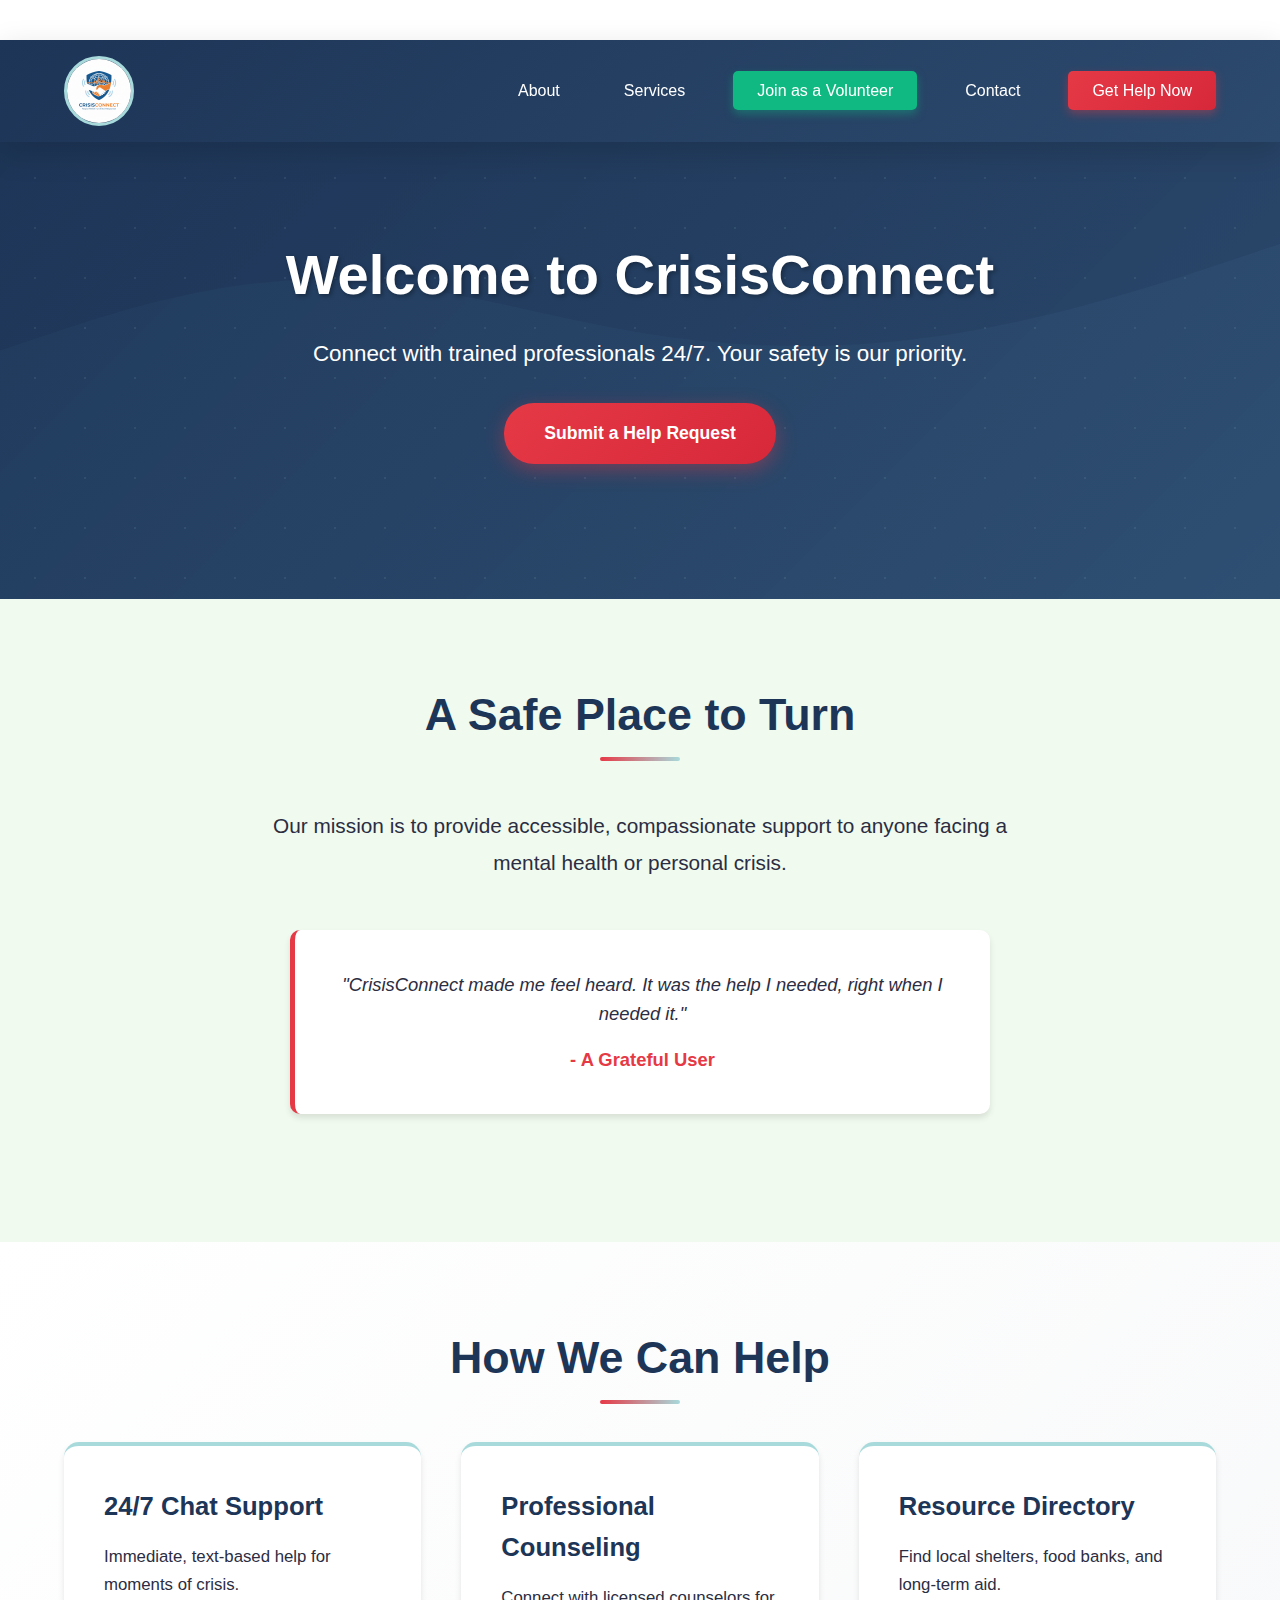
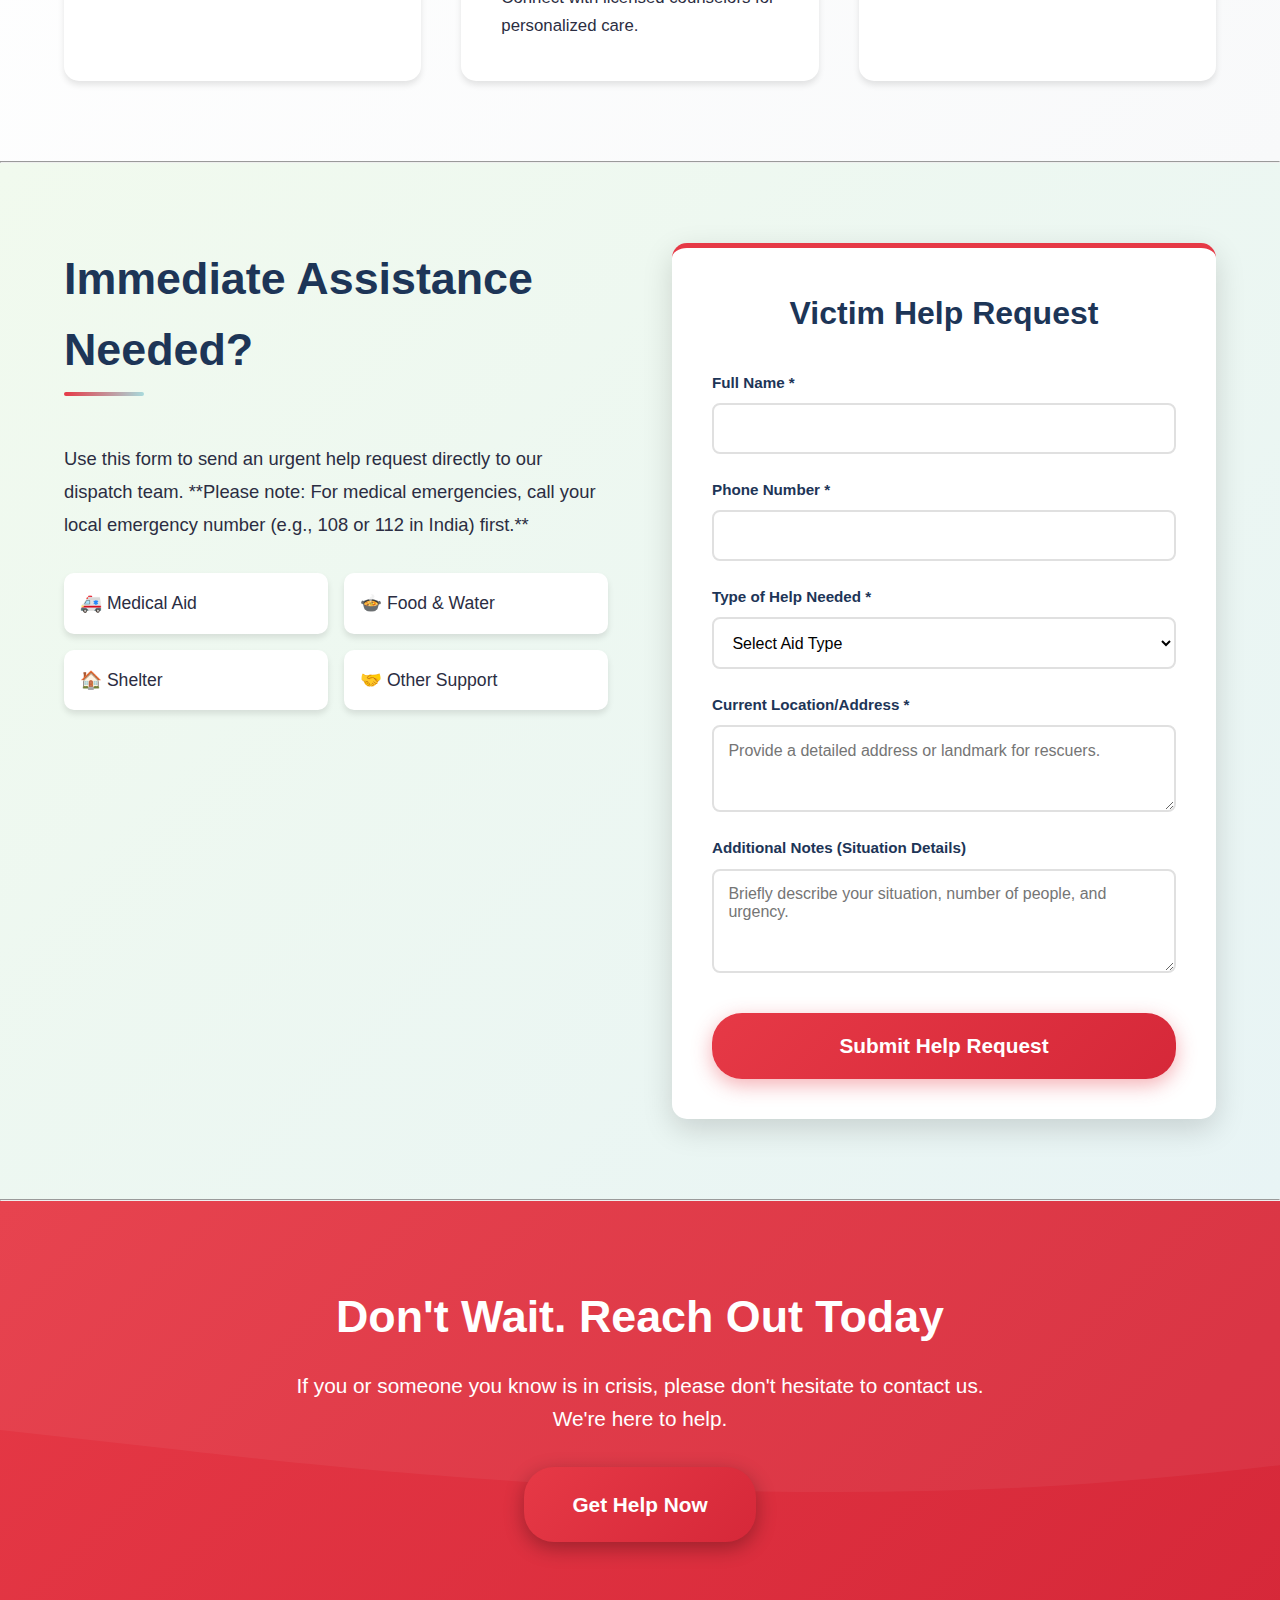
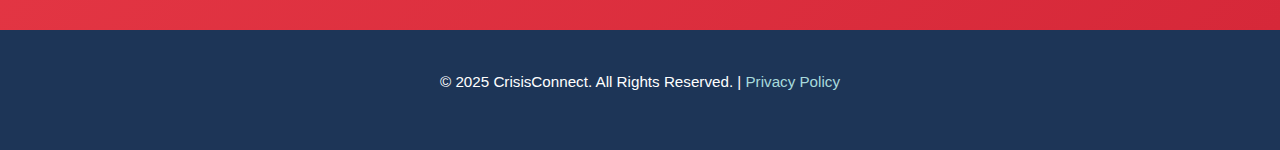
<file: index.html>
<!DOCTYPE html>
<html lang="en">
<head>
    <meta charset="UTF-8">
    <meta name="viewport" content="width=device-width, initial-scale=1.0">
    <title>CrisisConnect - Helping People in Crisis</title>
</head>
<link rel="stylesheet" href="style.css">
<link rel="shortcut icon" href="assets/help.png" type="image/x-icon">
<body>
    <header class="main-header">
        <div class="logo">
            <img src="assets/logo.png" height="200rem" width="200rem" alt="CrisisConnect Logo">
        </div>
        <nav class="navbar">
            <ul>
                <li><a href="#about">About</a></li>
                <li><a href="#services">Services</a></li>
                
                <li><a href="signup.html" class="nav-button secondary">Join as a Volunteer</a></li> 
                
                <li><a href="#contact">Contact</a></li>
                
                <li><a href="#help-request" class="nav-button primary">Get Help Now</a></li> 
            </ul>
        </nav>
    </header>

    <main>
        <section id="hero" class="hero-section">
            <h1>Welcome to CrisisConnect</h1>
            <p>Connect with trained professionals 24/7. Your safety is our priority.</p>
            <a href="#help-request" class="cta-button primary">Submit a Help Request</a>
        </section>

        <section id="about" class="about-section">
            <h2>A Safe Place to Turn</h2>
            <p class="mission-statement">Our mission is to provide accessible, compassionate support to anyone facing a mental health or personal crisis.</p>
            <blockquote class="testimonial">
                "CrisisConnect made me feel heard. It was the help I needed, right when I needed it."
                <cite>- A Grateful User</cite>
            </blockquote>
        </section>

        <section id="services" class="services-section">
            <h2>How We Can Help</h2>
            <div class="service-cards">
                <div class="card">
                    <h3>24/7 Chat Support</h3>
                    <p>Immediate, text-based help for moments of crisis.</p>
                </div>
                <div class="card">
                    <h3>Professional Counseling</h3>
                    <p>Connect with licensed counselors for personalized care.</p>
                </div>
                <div class="card">
                    <h3>Resource Directory</h3>
                    <p>Find local shelters, food banks, and long-term aid.</p>
                </div>
            </div>
        </section>

        <hr>

        <section id="help-request" class="help-request-section">
            <div class="help-request-container">
                <div class="help-request-info">
                    <h2>Immediate Assistance Needed?</h2>
                    <p>Use this form to send an urgent help request directly to our dispatch team. **Please note: For medical emergencies, call your local emergency number (e.g., 108 or 112 in India) first.**</p>
                    <ul class="help-icons">
                        <li>🚑 Medical Aid</li>
                        <li>🍲 Food & Water</li>
                        <li>🏠 Shelter</li>
                        <li>🤝 Other Support</li>
                    </ul>
                </div>
                <div class="help-request-form-container">
                    <h3>Victim Help Request</h3>
                    <form class="help-request-form" id="helpRequestForm">
                        <div class="form-group">
                            <label for="victimName">Full Name *</label>
                            <input type="text" id="victimName" name="victimName" required>
                        </div>
                        <div class="form-group">
                            <label for="victimContact">Phone Number *</label>
                            <input type="tel" id="victimContact" name="victimContact" required>
                        </div>
                        <div class="form-group">
                            <label for="helpType">Type of Help Needed *</label>
                            <select id="helpType" name="helpType" required>
                                <option value="">Select Aid Type</option>
                                <option value="medical">Medical Aid</option>
                                <option value="shelter">Shelter/Evacuation</option>
                                <option value="food">Food/Water</option>
                                <option value="financial">Financial Support</option>
                                <option value="other">Other/Urgent Contact</option>
                            </select>
                        </div>
                        <div class="form-group">
                            <label for="currentLocation">Current Location/Address *</label>
                            <textarea id="currentLocation" name="currentLocation" rows="3" placeholder="Provide a detailed address or landmark for rescuers." required></textarea>
                        </div>
                        <div class="form-group">
                            <label for="additionalNotes">Additional Notes (Situation Details)</label>
                            <textarea id="additionalNotes" name="additionalNotes" rows="4" placeholder="Briefly describe your situation, number of people, and urgency."></textarea>
                        </div>
                        <button type="submit" class="cta-button primary large">Submit Help Request</button>
                    </form>
                </div>
            </div>
        </section>
        
        <hr>
        
        <section id="contact" class="cta-bottom-section">
            <h2>Don't Wait. Reach Out Today</h2>
            <p>If you or someone you know is in crisis, please don't hesitate to contact us. We're here to help.</p>
            <a href="#help-request" class="cta-button primary large">Get Help Now</a>
        </section>
    </main>

    <footer class="main-footer">
        <p>&copy; 2025 CrisisConnect. All Rights Reserved. | <a href="#">Privacy Policy</a></p>
        <div class="social-links">
            <a href="#" class="social-icon"></a>
            <a href="#" class="social-icon"></a>
            <a href="#" class="social-icon"></a>
        </div>
    </footer>

    <script>
        // The original volunteerForm handler is removed.
        
        // --- Victim Help Request Form Handler ---
        document.getElementById('helpRequestForm').addEventListener('submit', function(e) {
            e.preventDefault();

            const requestData = {
                name: document.getElementById('victimName').value,
                contact: document.getElementById('victimContact').value,
                aidType: document.getElementById('helpType').value,
                location: document.getElementById('currentLocation').value,
                notes: document.getElementById('additionalNotes').value
            };

            // In a real application, you would send this data to a secure server API here.
            console.log('Victim Request Submitted:', requestData);

            alert('✅ **Urgent Request Submitted!**\n\nYour request for ' + requestData.aidType.toUpperCase() + ' has been received. Our dispatch team is working to verify your location and assign a responder. Please keep your phone lines open.');

            // Clear the form fields after submission
            this.reset();
        });
    </script>
</body>
</html>
</file>
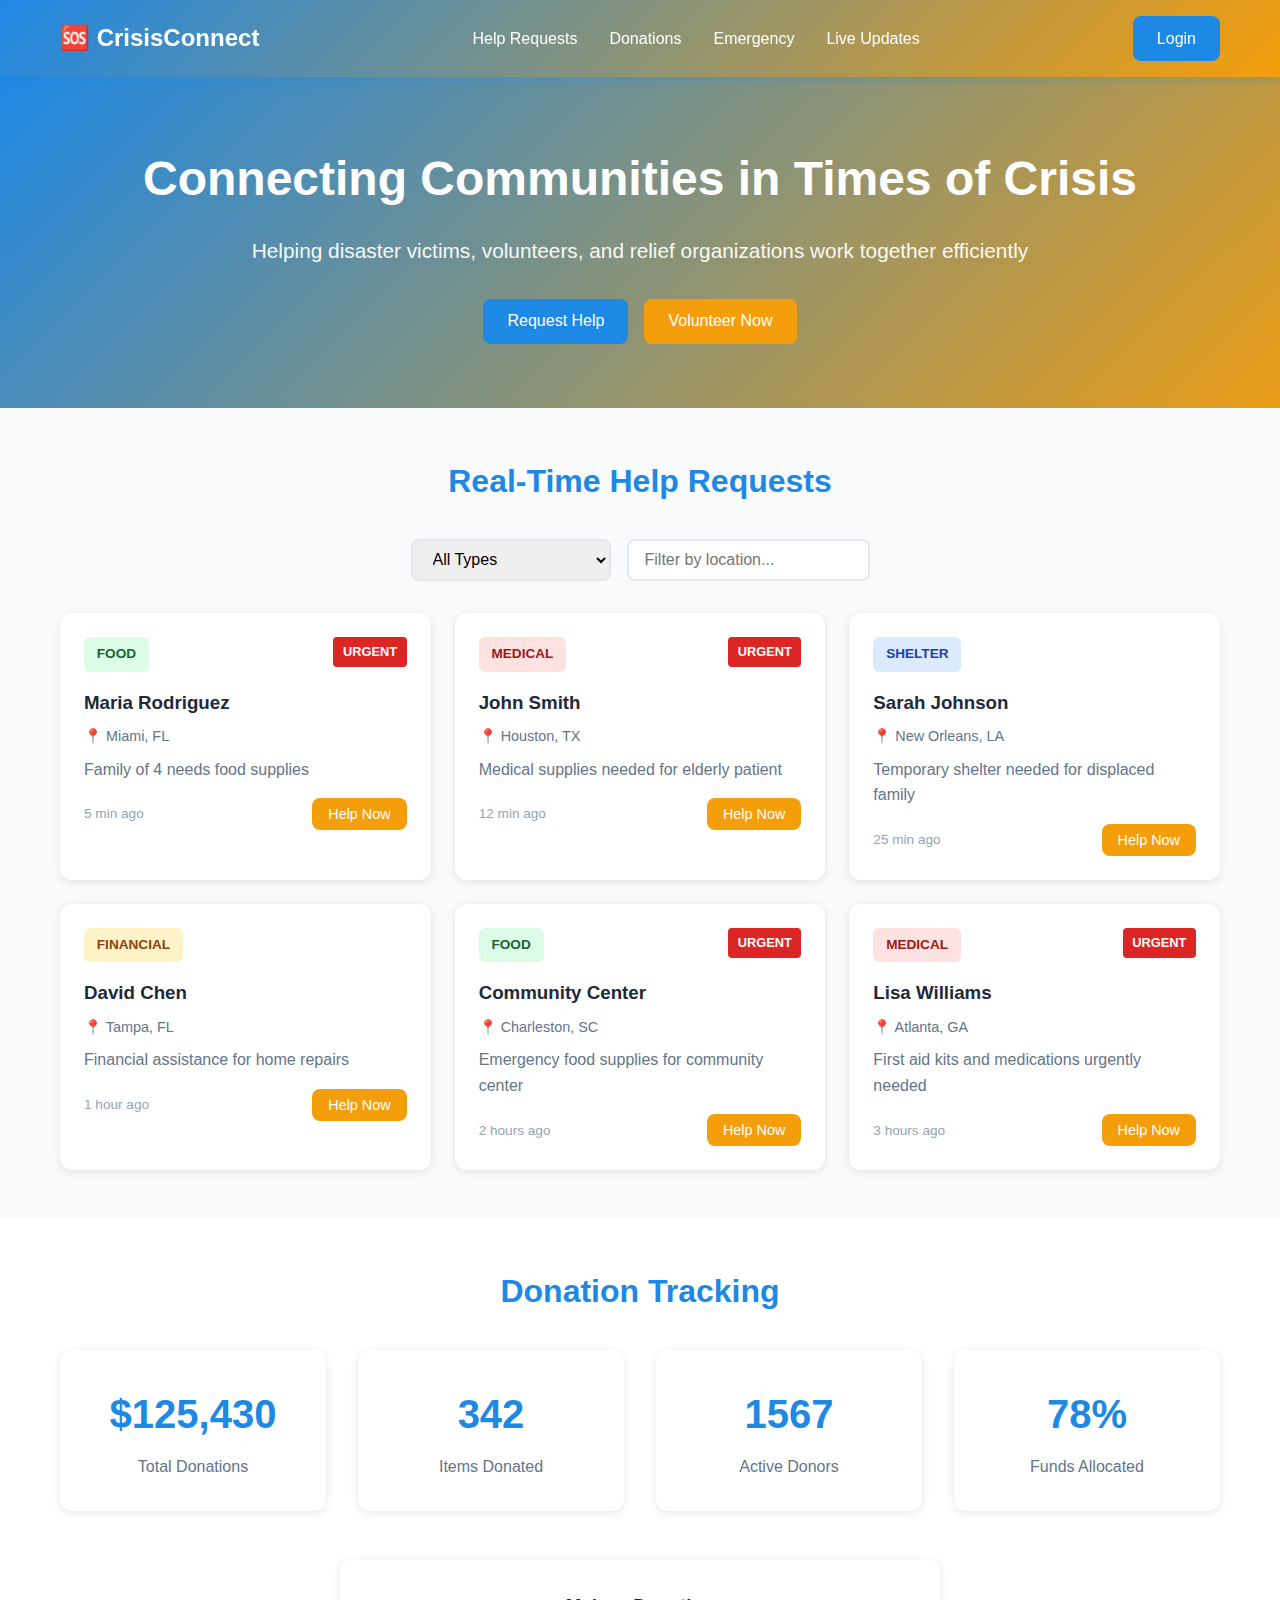
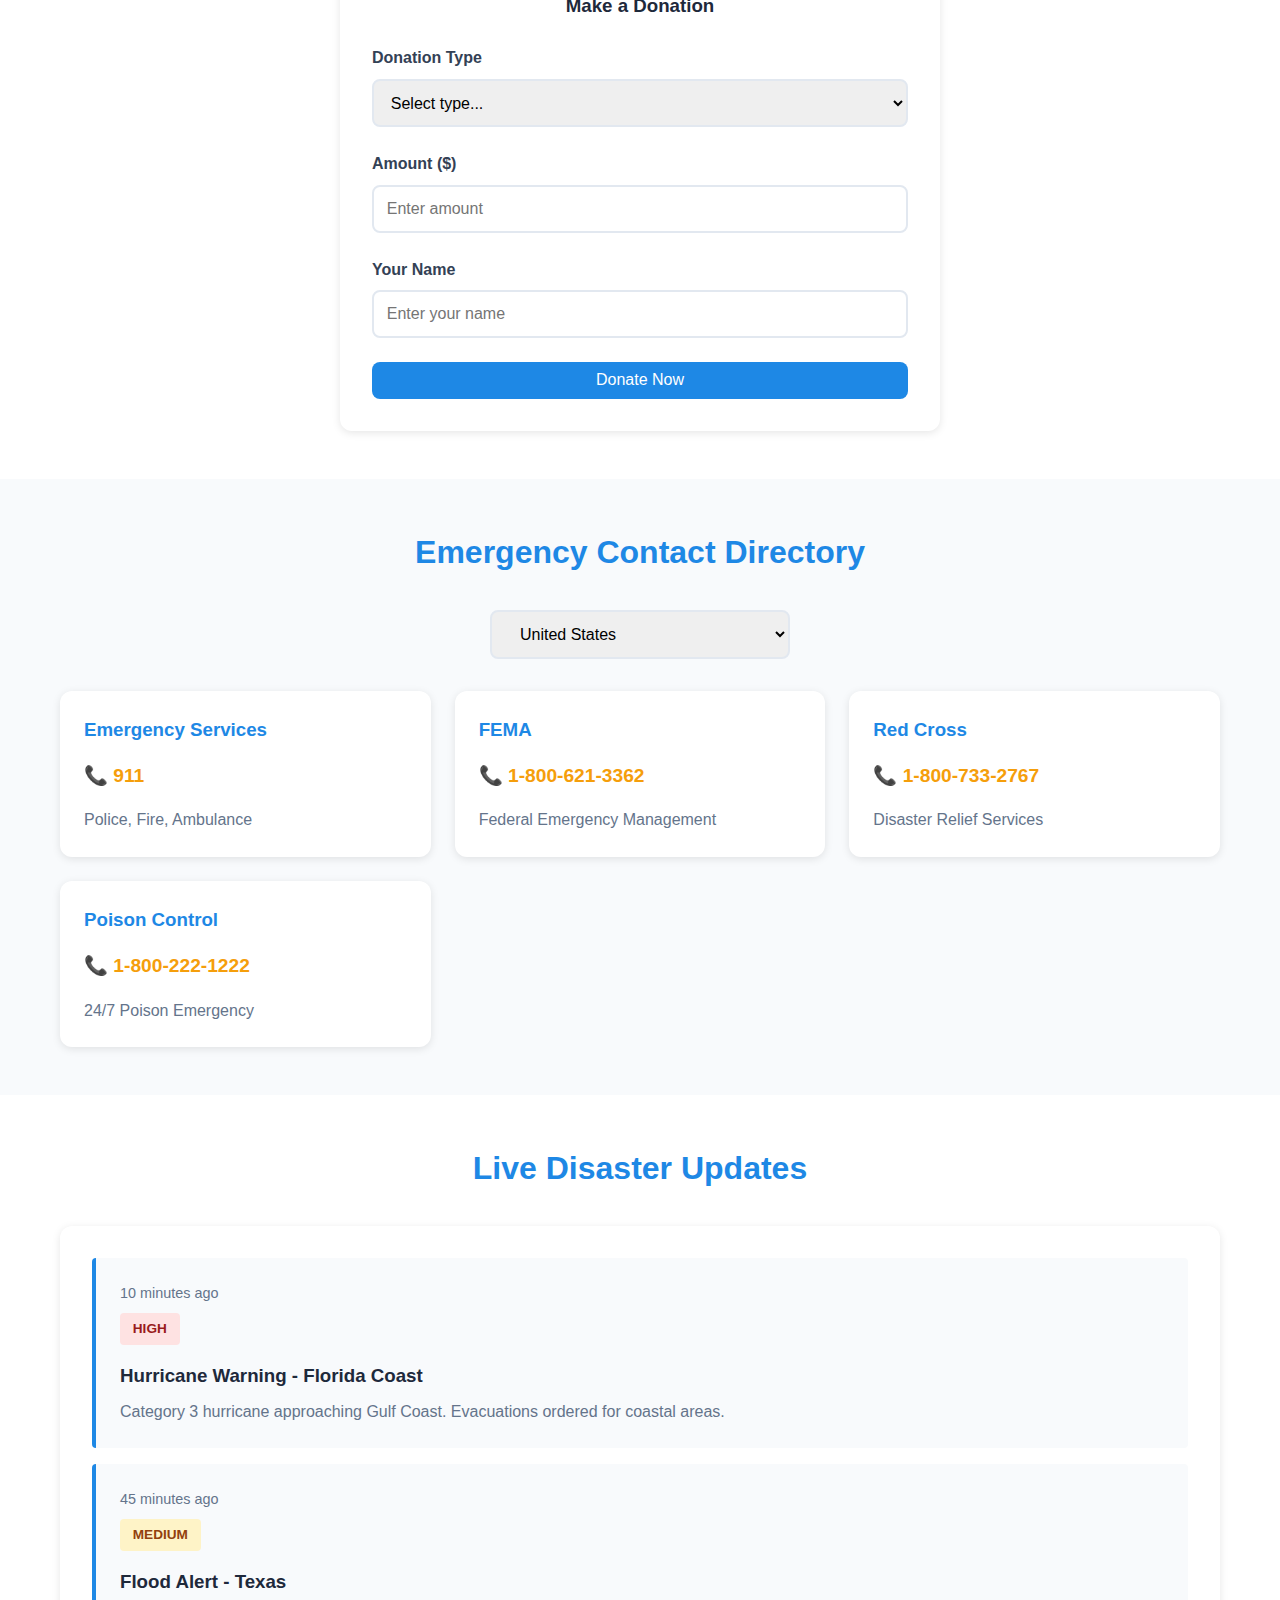
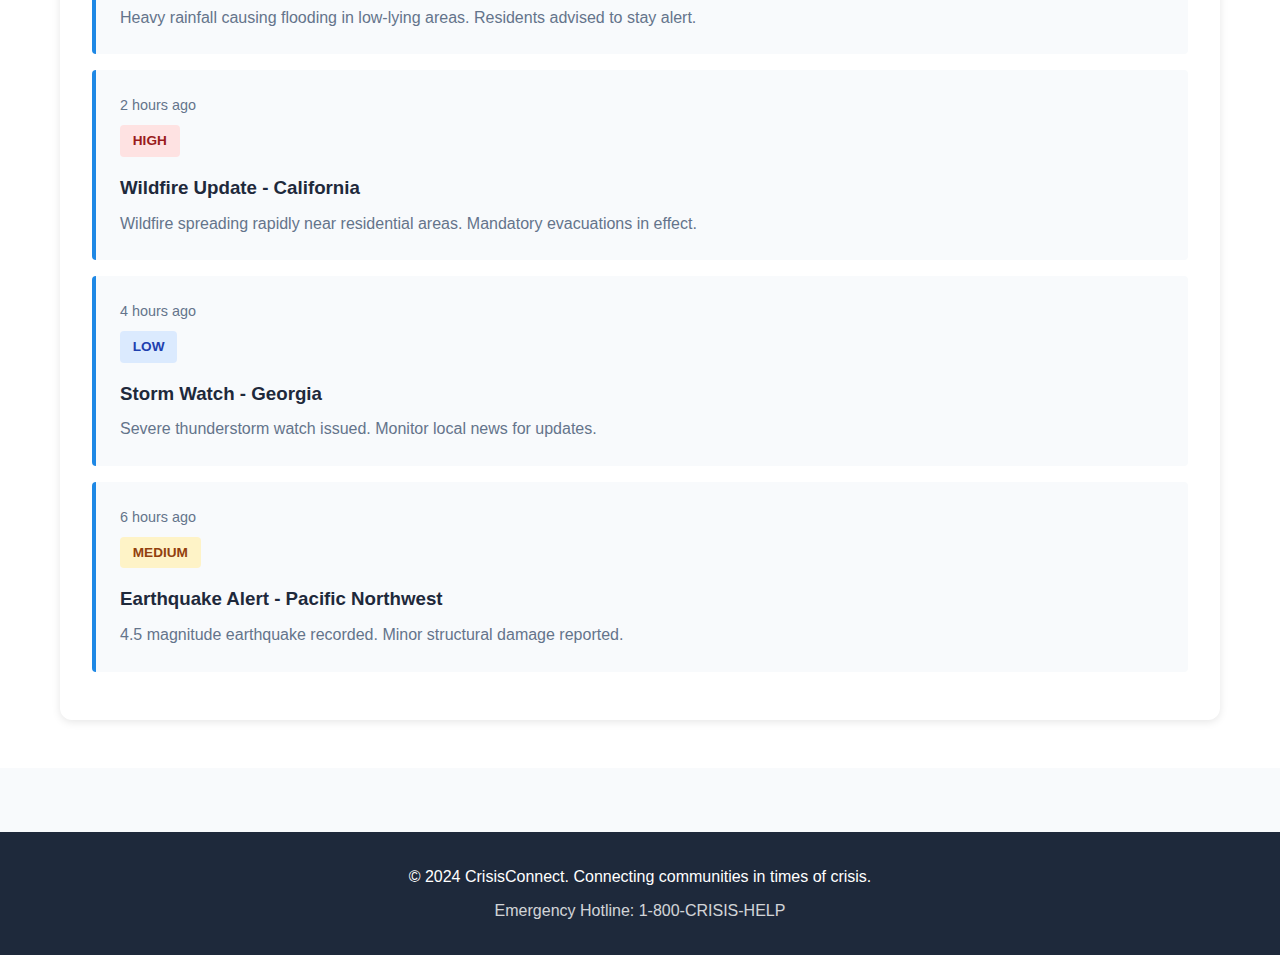
<file: landing.html>
<!DOCTYPE html>
<html lang="en">
<head>
    <meta charset="UTF-8">
    <meta name="viewport" content="width=device-width, initial-scale=1.0">
    <title>CrisisConnect - Connecting Communities in Times of Crisis</title>
    <meta name="description" content="CrisisConnect is a disaster relief platform connecting victims, volunteers, and relief organizations. Get help or offer assistance during natural disasters and emergencies.">
    <style>
        * {
            margin: 0;
            padding: 0;
            box-sizing: border-box;
        }

        body {
            font-family: -apple-system, BlinkMacSystemFont, 'Segoe UI', Roboto, Oxygen, Ubuntu, Cantarell, sans-serif;
            line-height: 1.6;
            color: #1e293b;
            background: #f8fafc;
        }

        /* Header */
        header {
            background: linear-gradient(135deg, #1e88e5, #f59e0b);
            color: white;
            padding: 1rem 0;
            box-shadow: 0 2px 10px rgba(30, 136, 229, 0.3);
            position: sticky;
            top: 0;
            z-index: 1000;
        }

        .container {
            max-width: 1200px;
            margin: 0 auto;
            padding: 0 20px;
        }

        nav {
            display: flex;
            justify-content: space-between;
            align-items: center;
        }

        .logo {
            font-size: 1.5rem;
            font-weight: bold;
        }

        .nav-links {
            display: flex;
            gap: 2rem;
            list-style: none;
        }

        .nav-links a {
            color: white;
            text-decoration: none;
            transition: opacity 0.3s;
        }

        .nav-links a:hover {
            opacity: 0.8;
        }

        .btn {
            padding: 0.6rem 1.5rem;
            border: none;
            border-radius: 8px;
            cursor: pointer;
            font-size: 1rem;
            transition: all 0.3s;
            text-decoration: none;
            display: inline-block;
        }

        .btn-primary {
            background: #1e88e5;
            color: white;
        }

        .btn-primary:hover {
            background: #1976d2;
            transform: translateY(-2px);
            box-shadow: 0 4px 12px rgba(30, 136, 229, 0.4);
        }

        .btn-secondary {
            background: #f59e0b;
            color: white;
        }

        .btn-secondary:hover {
            background: #d97706;
            transform: translateY(-2px);
            box-shadow: 0 4px 12px rgba(245, 158, 11, 0.4);
        }

        /* Hero Section */
        .hero {
            background: linear-gradient(135deg, rgba(30, 136, 229, 0.95), rgba(245, 158, 11, 0.95)),
                        url('data:image/svg+xml,<svg xmlns="http://www.w3.org/2000/svg" viewBox="0 0 1200 600"><rect fill="%231e88e5" width="1200" height="600"/></svg>');
            background-size: cover;
            background-position: center;
            color: white;
            padding: 4rem 0;
            text-align: center;
        }

        .hero h1 {
            font-size: 3rem;
            margin-bottom: 1rem;
        }

        .hero p {
            font-size: 1.3rem;
            margin-bottom: 2rem;
            opacity: 0.95;
        }

        /* Section Styles */
        section {
            padding: 3rem 0;
        }

        .section-title {
            text-align: center;
            font-size: 2rem;
            margin-bottom: 2rem;
            color: #1e88e5;
        }

        /* Help Requests Feed */
        .filters {
            display: flex;
            gap: 1rem;
            margin-bottom: 2rem;
            flex-wrap: wrap;
            justify-content: center;
        }

        .filters select, .filters input {
            padding: 0.6rem 1rem;
            border: 2px solid #e2e8f0;
            border-radius: 8px;
            font-size: 1rem;
            min-width: 200px;
        }

        .requests-grid {
            display: grid;
            grid-template-columns: repeat(auto-fill, minmax(350px, 1fr));
            gap: 1.5rem;
            margin-top: 2rem;
        }

        .request-card {
            background: white;
            padding: 1.5rem;
            border-radius: 12px;
            box-shadow: 0 2px 8px rgba(0, 0, 0, 0.1);
            transition: transform 0.3s, box-shadow 0.3s;
        }

        .request-card:hover {
            transform: translateY(-4px);
            box-shadow: 0 8px 20px rgba(30, 136, 229, 0.2);
        }

        .request-header {
            display: flex;
            justify-content: space-between;
            align-items: start;
            margin-bottom: 1rem;
        }

        .request-type {
            padding: 0.4rem 0.8rem;
            border-radius: 6px;
            font-size: 0.85rem;
            font-weight: 600;
        }

        .type-food { background: #dcfce7; color: #166534; }
        .type-medical { background: #fee2e2; color: #991b1b; }
        .type-shelter { background: #dbeafe; color: #1e40af; }
        .type-financial { background: #fef3c7; color: #92400e; }

        .urgent-badge {
            background: #dc2626;
            color: white;
            padding: 0.3rem 0.6rem;
            border-radius: 4px;
            font-size: 0.8rem;
            font-weight: bold;
        }

        .request-location {
            color: #64748b;
            font-size: 0.9rem;
            margin-bottom: 0.5rem;
        }

        /* Donation Tracking */
        .donation-stats {
            display: grid;
            grid-template-columns: repeat(auto-fit, minmax(250px, 1fr));
            gap: 2rem;
            margin-bottom: 3rem;
        }

        .stat-card {
            background: white;
            padding: 2rem;
            border-radius: 12px;
            text-align: center;
            box-shadow: 0 2px 8px rgba(0, 0, 0, 0.1);
        }

        .stat-number {
            font-size: 2.5rem;
            font-weight: bold;
            color: #1e88e5;
            margin-bottom: 0.5rem;
        }

        .stat-label {
            color: #64748b;
            font-size: 1rem;
        }

        .donation-form {
            background: white;
            padding: 2rem;
            border-radius: 12px;
            box-shadow: 0 2px 8px rgba(0, 0, 0, 0.1);
            max-width: 600px;
            margin: 0 auto;
        }

        .form-group {
            margin-bottom: 1.5rem;
        }

        .form-group label {
            display: block;
            margin-bottom: 0.5rem;
            font-weight: 600;
            color: #334155;
        }

        .form-group input, .form-group select, .form-group textarea {
            width: 100%;
            padding: 0.8rem;
            border: 2px solid #e2e8f0;
            border-radius: 8px;
            font-size: 1rem;
        }

        /* Emergency Contacts */
        .country-selector {
            text-align: center;
            margin-bottom: 2rem;
        }

        .country-selector select {
            padding: 0.8rem 1.5rem;
            border: 2px solid #e2e8f0;
            border-radius: 8px;
            font-size: 1rem;
            min-width: 300px;
        }

        .contacts-grid {
            display: grid;
            grid-template-columns: repeat(auto-fill, minmax(300px, 1fr));
            gap: 1.5rem;
        }

        .contact-card {
            background: white;
            padding: 1.5rem;
            border-radius: 12px;
            box-shadow: 0 2px 8px rgba(0, 0, 0, 0.1);
        }

        .contact-card h3 {
            color: #1e88e5;
            margin-bottom: 1rem;
        }

        .contact-info {
            display: flex;
            flex-direction: column;
            gap: 0.5rem;
        }

        .contact-number {
            font-size: 1.2rem;
            font-weight: bold;
            color: #f59e0b;
        }

        /* Live Updates */
        .updates-feed {
            background: white;
            padding: 2rem;
            border-radius: 12px;
            box-shadow: 0 2px 8px rgba(0, 0, 0, 0.1);
        }

        .update-item {
            padding: 1.5rem;
            border-left: 4px solid #1e88e5;
            background: #f8fafc;
            margin-bottom: 1rem;
            border-radius: 4px;
        }

        .update-time {
            color: #64748b;
            font-size: 0.9rem;
            margin-bottom: 0.5rem;
        }

        .update-severity {
            display: inline-block;
            padding: 0.3rem 0.8rem;
            border-radius: 4px;
            font-size: 0.85rem;
            font-weight: 600;
            margin-bottom: 0.5rem;
        }

        .severity-high { background: #fee2e2; color: #991b1b; }
        .severity-medium { background: #fef3c7; color: #92400e; }
        .severity-low { background: #dbeafe; color: #1e40af; }

        /* Footer */
        footer {
            background: #1e293b;
            color: white;
            padding: 2rem 0;
            text-align: center;
            margin-top: 4rem;
        }

        /* Responsive */
        @media (max-width: 768px) {
            .nav-links {
                display: none;
            }

            .hero h1 {
                font-size: 2rem;
            }

            .hero p {
                font-size: 1rem;
            }

            .requests-grid {
                grid-template-columns: 1fr;
            }
        }
    </style>
</head>
<body>
    <!-- Header -->
    <header>
        <nav class="container">
            <div class="logo">🆘 CrisisConnect</div>
            <ul class="nav-links">
                <li><a href="#help-requests">Help Requests</a></li>
                <li><a href="#donations">Donations</a></li>
                <li><a href="#emergency">Emergency</a></li>
                <li><a href="#updates">Live Updates</a></li>
            </ul>
            <a href="login.html" class="btn btn-primary">Login</a>
        </nav>
    </header>

    <!-- Hero Section -->
    <section class="hero">
        <div class="container">
            <h1>Connecting Communities in Times of Crisis</h1>
            <p>Helping disaster victims, volunteers, and relief organizations work together efficiently</p>
            <div style="display: flex; gap: 1rem; justify-content: center; margin-top: 2rem;">
                <a href="login.html" class="btn btn-primary">Request Help</a>
                <a href="login.html" class="btn btn-secondary">Volunteer Now</a>
            </div>
        </div>
    </section>

    <!-- Help Requests Feed -->
    <section id="help-requests">
        <div class="container">
            <h2 class="section-title">Real-Time Help Requests</h2>
            
            <div class="filters">
                <select id="typeFilter">
                    <option value="all">All Types</option>
                    <option value="food">Food</option>
                    <option value="medical">Medical Aid</option>
                    <option value="shelter">Shelter</option>
                    <option value="financial">Financial Support</option>
                </select>
                <input type="text" id="locationFilter" placeholder="Filter by location...">
            </div>

            <div class="requests-grid" id="requestsGrid">
                <!-- Dynamic content will be inserted here -->
            </div>
        </div>
    </section>

    <!-- Donation Tracking -->
    <section id="donations" style="background: white;">
        <div class="container">
            <h2 class="section-title">Donation Tracking</h2>
            
            <div class="donation-stats">
                <div class="stat-card">
                    <div class="stat-number" id="totalDonations">$0</div>
                    <div class="stat-label">Total Donations</div>
                </div>
                <div class="stat-card">
                    <div class="stat-number" id="itemsDonated">0</div>
                    <div class="stat-label">Items Donated</div>
                </div>
                <div class="stat-card">
                    <div class="stat-number" id="activeDonors">0</div>
                    <div class="stat-label">Active Donors</div>
                </div>
                <div class="stat-card">
                    <div class="stat-number" id="allocated">0%</div>
                    <div class="stat-label">Funds Allocated</div>
                </div>
            </div>

            <div class="donation-form">
                <h3 style="text-align: center; margin-bottom: 1.5rem;">Make a Donation</h3>
                <form id="donationForm">
                    <div class="form-group">
                        <label>Donation Type</label>
                        <select id="donationType" required>
                            <option value="">Select type...</option>
                            <option value="money">Money</option>
                            <option value="items">Items</option>
                        </select>
                    </div>
                    <div class="form-group" id="amountGroup">
                        <label>Amount ($)</label>
                        <input type="number" id="amount" placeholder="Enter amount" min="1">
                    </div>
                    <div class="form-group" id="itemsGroup" style="display: none;">
                        <label>Item Description</label>
                        <textarea id="itemDescription" rows="3" placeholder="Describe the items you're donating..."></textarea>
                    </div>
                    <div class="form-group">
                        <label>Your Name</label>
                        <input type="text" id="donorName" placeholder="Enter your name" required>
                    </div>
                    <button type="submit" class="btn btn-primary" style="width: 100%;">Donate Now</button>
                </form>
            </div>
        </div>
    </section>

    <!-- Emergency Contact Directory -->
    <section id="emergency">
        <div class="container">
            <h2 class="section-title">Emergency Contact Directory</h2>
            
            <div class="country-selector">
                <select id="countrySelect">
                    <option value="usa">United States</option>
                    <option value="india">India</option>
                    <option value="uk">United Kingdom</option>
                    <option value="japan">Japan</option>
                    <option value="australia">Australia</option>
                </select>
            </div>

            <div class="contacts-grid" id="contactsGrid">
                <!-- Dynamic content will be inserted here -->
            </div>
        </div>
    </section>

    <!-- Live Disaster Updates -->
    <section id="updates" style="background: white;">
        <div class="container">
            <h2 class="section-title">Live Disaster Updates</h2>
            
            <div class="updates-feed" id="updatesFeed">
                <!-- Dynamic content will be inserted here -->
            </div>
        </div>
    </section>

    <!-- Footer -->
    <footer>
        <div class="container">
            <p>&copy; 2024 CrisisConnect. Connecting communities in times of crisis.</p>
            <p style="margin-top: 0.5rem; opacity: 0.8;">Emergency Hotline: 1-800-CRISIS-HELP</p>
        </div>
    </footer>

    <script>
        // Sample data for help requests
        const helpRequests = [
            { id: 1, type: 'food', location: 'Miami, FL', description: 'Family of 4 needs food supplies', urgent: true, name: 'Maria Rodriguez', time: '5 min ago' },
            { id: 2, type: 'medical', location: 'Houston, TX', description: 'Medical supplies needed for elderly patient', urgent: true, name: 'John Smith', time: '12 min ago' },
            { id: 3, type: 'shelter', location: 'New Orleans, LA', description: 'Temporary shelter needed for displaced family', urgent: false, name: 'Sarah Johnson', time: '25 min ago' },
            { id: 4, type: 'financial', location: 'Tampa, FL', description: 'Financial assistance for home repairs', urgent: false, name: 'David Chen', time: '1 hour ago' },
            { id: 5, type: 'food', location: 'Charleston, SC', description: 'Emergency food supplies for community center', urgent: true, name: 'Community Center', time: '2 hours ago' },
            { id: 6, type: 'medical', location: 'Atlanta, GA', description: 'First aid kits and medications urgently needed', urgent: true, name: 'Lisa Williams', time: '3 hours ago' }
        ];

        // Emergency contacts by country
        const emergencyContacts = {
            usa: [
                { name: 'Emergency Services', number: '911', description: 'Police, Fire, Ambulance' },
                { name: 'FEMA', number: '1-800-621-3362', description: 'Federal Emergency Management' },
                { name: 'Red Cross', number: '1-800-733-2767', description: 'Disaster Relief Services' },
                { name: 'Poison Control', number: '1-800-222-1222', description: '24/7 Poison Emergency' }
            ],
            india: [
                { name: 'Emergency Services', number: '112', description: 'All Emergency Services' },
                { name: 'National Disaster Response', number: '1078', description: 'NDRF Helpline' },
                { name: 'Ambulance', number: '102', description: 'Emergency Medical Services' },
                { name: 'Fire Brigade', number: '101', description: 'Fire Emergency' }
            ],
            uk: [
                { name: 'Emergency Services', number: '999', description: 'Police, Fire, Ambulance' },
                { name: 'NHS', number: '111', description: 'Non-emergency Medical' },
                { name: 'Environment Agency', number: '0800 807060', description: 'Flood Warnings' },
                { name: 'Gas Emergency', number: '0800 111 999', description: 'Gas Leak Emergency' }
            ],
            japan: [
                { name: 'Emergency Services', number: '110', description: 'Police Emergency' },
                { name: 'Fire/Ambulance', number: '119', description: 'Fire and Medical Emergency' },
                { name: 'Japan Helpline', number: '0570-000-911', description: '24/7 Emergency Support' },
                { name: 'Coast Guard', number: '118', description: 'Maritime Emergency' }
            ],
            australia: [
                { name: 'Emergency Services', number: '000', description: 'Police, Fire, Ambulance' },
                { name: 'SES', number: '132 500', description: 'State Emergency Service' },
                { name: 'Lifeline', number: '13 11 14', description: 'Crisis Support' },
                { name: 'Poisons Info', number: '13 11 26', description: 'Poison Information' }
            ]
        };

        // Live disaster updates
        const disasterUpdates = [
            { time: '10 minutes ago', severity: 'high', title: 'Hurricane Warning - Florida Coast', description: 'Category 3 hurricane approaching Gulf Coast. Evacuations ordered for coastal areas.' },
            { time: '45 minutes ago', severity: 'medium', title: 'Flood Alert - Texas', description: 'Heavy rainfall causing flooding in low-lying areas. Residents advised to stay alert.' },
            { time: '2 hours ago', severity: 'high', title: 'Wildfire Update - California', description: 'Wildfire spreading rapidly near residential areas. Mandatory evacuations in effect.' },
            { time: '4 hours ago', severity: 'low', title: 'Storm Watch - Georgia', description: 'Severe thunderstorm watch issued. Monitor local news for updates.' },
            { time: '6 hours ago', severity: 'medium', title: 'Earthquake Alert - Pacific Northwest', description: '4.5 magnitude earthquake recorded. Minor structural damage reported.' }
        ];

        // Initialize donation stats
        let donationStats = {
            totalMoney: 125430,
            items: 342,
            donors: 1567,
            allocated: 78
        };

        // Render help requests
        function renderRequests(requests) {
            const grid = document.getElementById('requestsGrid');
            grid.innerHTML = requests.map(req => `
                <div class="request-card">
                    <div class="request-header">
                        <span class="request-type type-${req.type}">${req.type.toUpperCase()}</span>
                        ${req.urgent ? '<span class="urgent-badge">URGENT</span>' : ''}
                    </div>
                    <h3 style="margin-bottom: 0.5rem;">${req.name}</h3>
                    <div class="request-location">📍 ${req.location}</div>
                    <p style="color: #64748b; margin-bottom: 1rem;">${req.description}</p>
                    <div style="display: flex; justify-content: space-between; align-items: center;">
                        <span style="font-size: 0.85rem; color: #94a3b8;">${req.time}</span>
                        <button class="btn btn-secondary" style="padding: 0.5rem 1rem; font-size: 0.9rem;">Help Now</button>
                    </div>
                </div>
            `).join('');
        }

        // Filter help requests
        function filterRequests() {
            const typeFilter = document.getElementById('typeFilter').value;
            const locationFilter = document.getElementById('locationFilter').value.toLowerCase();
            
            let filtered = helpRequests;
            
            if (typeFilter !== 'all') {
                filtered = filtered.filter(req => req.type === typeFilter);
            }
            
            if (locationFilter) {
                filtered = filtered.filter(req => req.location.toLowerCase().includes(locationFilter));
            }
            
            renderRequests(filtered);
        }

        // Render emergency contacts
        function renderContacts(country) {
            const grid = document.getElementById('contactsGrid');
            const contacts = emergencyContacts[country];
            
            grid.innerHTML = contacts.map(contact => `
                <div class="contact-card">
                    <h3>${contact.name}</h3>
                    <div class="contact-info">
                        <div class="contact-number">📞 ${contact.number}</div>
                        <p style="color: #64748b; margin-top: 0.5rem;">${contact.description}</p>
                    </div>
                </div>
            `).join('');
        }

        // Render disaster updates
        function renderUpdates() {
            const feed = document.getElementById('updatesFeed');
            feed.innerHTML = disasterUpdates.map(update => `
                <div class="update-item">
                    <div class="update-time">${update.time}</div>
                    <span class="update-severity severity-${update.severity}">${update.severity.toUpperCase()}</span>
                    <h3 style="margin: 0.5rem 0;">${update.title}</h3>
                    <p style="color: #64748b;">${update.description}</p>
                </div>
            `).join('');
        }

        // Update donation stats display
        function updateDonationStats() {
            document.getElementById('totalDonations').textContent = '$' + donationStats.totalMoney.toLocaleString();
            document.getElementById('itemsDonated').textContent = donationStats.items;
            document.getElementById('activeDonors').textContent = donationStats.donors;
            document.getElementById('allocated').textContent = donationStats.allocated + '%';
        }

        // Handle donation form
        document.getElementById('donationType').addEventListener('change', function() {
            const amountGroup = document.getElementById('amountGroup');
            const itemsGroup = document.getElementById('itemsGroup');
            
            if (this.value === 'money') {
                amountGroup.style.display = 'block';
                itemsGroup.style.display = 'none';
                document.getElementById('amount').required = true;
                document.getElementById('itemDescription').required = false;
            } else if (this.value === 'items') {
                amountGroup.style.display = 'none';
                itemsGroup.style.display = 'block';
                document.getElementById('amount').required = false;
                document.getElementById('itemDescription').required = true;
            }
        });

        document.getElementById('donationForm').addEventListener('submit', function(e) {
            e.preventDefault();
            
            const type = document.getElementById('donationType').value;
            const name = document.getElementById('donorName').value;
            
            if (type === 'money') {
                const amount = document.getElementById('amount').value;
                donationStats.totalMoney += parseInt(amount);
                alert(`Thank you ${name}! Your donation of $${amount} has been recorded.`);
            } else {
                const items = document.getElementById('itemDescription').value;
                donationStats.items += 1;
                alert(`Thank you ${name}! Your item donation has been recorded: ${items}`);
            }
            
            donationStats.donors += 1;
            updateDonationStats();
            this.reset();
        });

        // Event listeners
        document.getElementById('typeFilter').addEventListener('change', filterRequests);
        document.getElementById('locationFilter').addEventListener('input', filterRequests);
        document.getElementById('countrySelect').addEventListener('change', function() {
            renderContacts(this.value);
        });

        // Initial render
        renderRequests(helpRequests);
        renderContacts('usa');
        renderUpdates();
        updateDonationStats();

        // Simulate real-time updates every 30 seconds
        setInterval(() => {
            const types = ['food', 'medical', 'shelter', 'financial'];
            const locations = ['Miami, FL', 'Houston, TX', 'Atlanta, GA', 'New Orleans, LA'];
            const names = ['Emergency Request', 'Urgent Need', 'Community Help', 'Family Support'];
            
            const newRequest = {
                id: Date.now(),
                type: types[Math.floor(Math.random() * types.length)],
                location: locations[Math.floor(Math.random() * locations.length)],
                description: 'New help request submitted',
                urgent: Math.random() > 0.5,
                name: names[Math.floor(Math.random() * names.length)],
                time: 'Just now'
            };
            
            helpRequests.unshift(newRequest);
            if (helpRequests.length > 12) helpRequests.pop();
            filterRequests();
        }, 30000);
    </script>
</body>
</html>
</file>
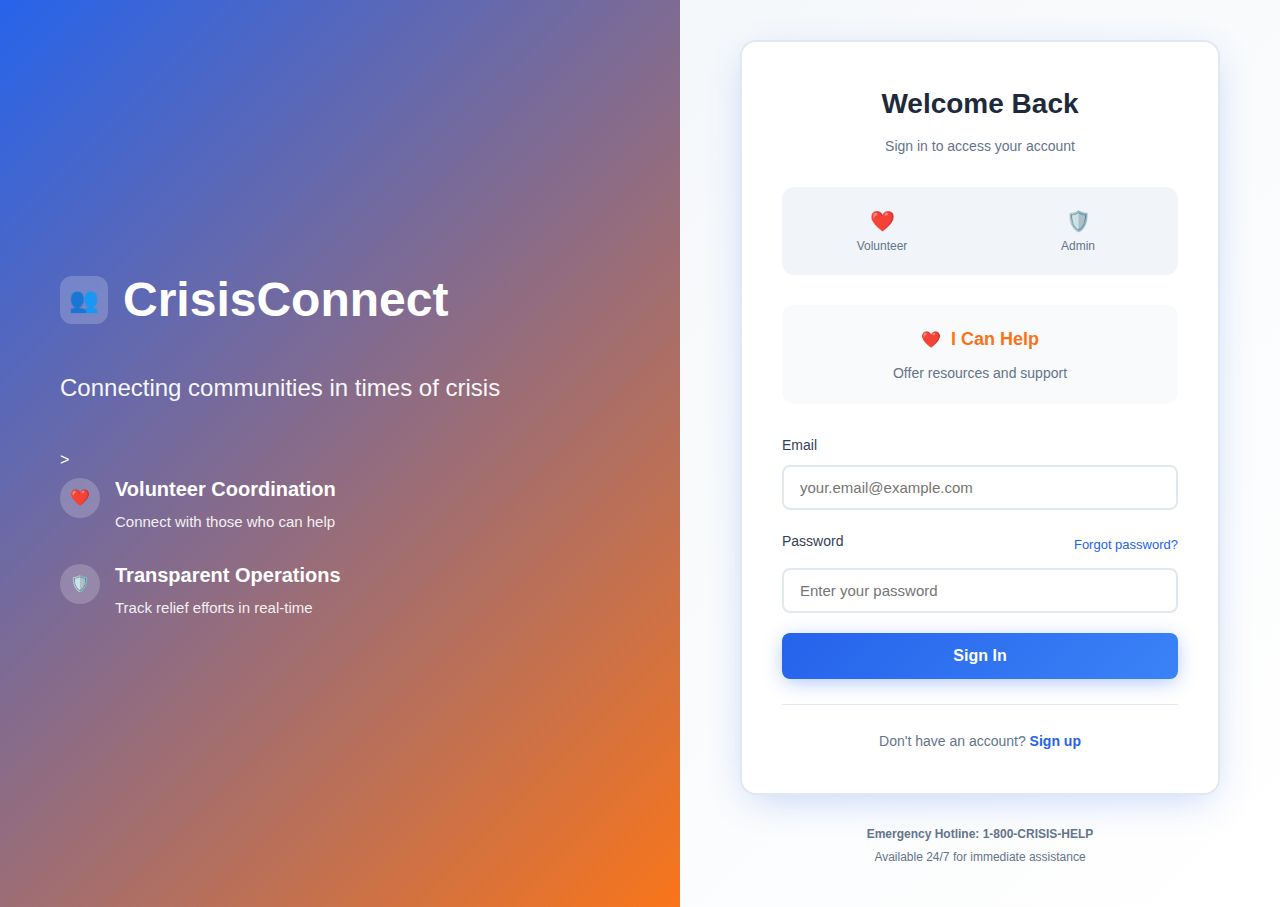
<file: login.html>
<!DOCTYPE html>
<html lang="en">
<head>
    <meta charset="UTF-8">
    <meta name="viewport" content="width=device-width, initial-scale=1.0">
    <title>CrisisConnect - Login</title>
    <meta name="description" content="CrisisConnect - Connecting communities in times of crisis">
    <style>
        * {
            margin: 0;
            padding: 0;
            box-sizing: border-box;
        }

        body {
            font-family: -apple-system, BlinkMacSystemFont, 'Segoe UI', Roboto, 'Helvetica Neue', Arial, sans-serif;
            line-height: 1.6;
            color: #1e293b;
            background: linear-gradient(135deg, #f0f4f8 0%, #ffffff 100%);
            min-height: 100vh;
        }

        .container {
            display: flex;
            min-height: 100vh;
        }

        /* Left Hero Section */
        .hero-section {
            flex: 1;
            background: linear-gradient(135deg, rgba(37, 99, 235, 0.95), rgba(249, 115, 22, 0.9)),
                        url('https://images.unsplash.com/photo-1559027615-cd4628902d4a?w=1200&q=80');
            background-size: cover;
            background-position: center;
            color: white;
            padding: 60px;
            display: flex;
            flex-direction: column;
            justify-content: center;
            position: relative;
        }

        .hero-section::before {
            content: '';
            position: absolute;
            top: 0;
            left: 0;
            right: 0;
            bottom: 0;
            background: linear-gradient(135deg, rgba(37, 99, 235, 0.9), rgba(249, 115, 22, 0.85));
            z-index: 1;
        }

        .hero-content {
            position: relative;
            z-index: 2;
        }

        .logo {
            display: flex;
            align-items: center;
            gap: 15px;
            margin-bottom: 30px;
        }

        .logo-icon {
            width: 48px;
            height: 48px;
            background: rgba(255, 255, 255, 0.2);
            border-radius: 12px;
            display: flex;
            align-items: center;
            justify-content: center;
            font-size: 24px;
        }

        .logo h1 {
            font-size: 48px;
            font-weight: 700;
        }

        .hero-tagline {
            font-size: 24px;
            margin-bottom: 40px;
            opacity: 0.95;
        }

        .feature {
            display: flex;
            align-items: flex-start;
            gap: 15px;
            margin-bottom: 25px;
        }

        .feature-icon {
            width: 40px;
            height: 40px;
            background: rgba(255, 255, 255, 0.2);
            backdrop-filter: blur(10px);
            border-radius: 50%;
            display: flex;
            align-items: center;
            justify-content: center;
            flex-shrink: 0;
            margin-top: 5px;
        }

        .feature-content h3 {
            font-size: 20px;
            margin-bottom: 5px;
        }

        .feature-content p {
            opacity: 0.9;
            font-size: 15px;
        }

        /* Login Section */
        .login-section {
            flex: 1;
            display: flex;
            align-items: center;
            justify-content: center;
            padding: 40px 20px;
        }

        .login-container {
            width: 100%;
            max-width: 480px;
        }

        .mobile-logo {
            display: none;
            text-align: center;
            margin-bottom: 40px;
        }

        .mobile-logo h1 {
            font-size: 32px;
            color: #2563eb;
            margin-bottom: 8px;
        }

        .mobile-logo p {
            color: #64748b;
            font-size: 14px;
        }

        .login-card {
            background: white;
            border-radius: 16px;
            box-shadow: 0 10px 40px -10px rgba(37, 99, 235, 0.3);
            padding: 40px;
            border: 2px solid #e2e8f0;
        }

        .card-header {
            text-align: center;
            margin-bottom: 30px;
        }

        .card-header h2 {
            font-size: 28px;
            margin-bottom: 8px;
            color: #1e293b;
        }

        .card-header p {
            color: #64748b;
            font-size: 14px;
        }

        /* User Type Tabs */
        .user-type-tabs {
            display: grid;
            grid-template-columns: repeat(2, 1fr);
            gap: 8px;
            margin-bottom: 30px;
            background: #f1f5f9;
            padding: 6px;
            border-radius: 12px;
        }

        .user-type-tab {
            background: transparent;
            border: none;
            padding: 16px 12px;
            border-radius: 8px;
            cursor: pointer;
            transition: all 0.3s ease;
            display: flex;
            flex-direction: column;
            align-items: center;
            gap: 6px;
            font-size: 12px;
            color: #64748b;
            font-weight: 500;
        }

        .user-type-tab:hover {
            background: rgba(37, 99, 235, 0.1);
        }

        .user-type-tab.active {
            background: white;
            color: #2563eb;
            box-shadow: 0 2px 8px rgba(0, 0, 0, 0.1);
        }

        .tab-icon {
            font-size: 20px;
        }

        /* User Type Info Box */
        .user-type-info {
            background: #f8fafc;
            padding: 20px;
            border-radius: 12px;
            text-align: center;
            margin-bottom: 30px;
        }

        .info-header {
            display: flex;
            align-items: center;
            justify-content: center;
            gap: 10px;
            margin-bottom: 8px;
        }

        .info-header h3 {
            font-size: 18px;
            font-weight: 600;
        }

        .info-header.volunteer {
            color: #f97316;
        }

        .info-header.admin {
            color: #2563eb;
        }

        .info-description {
            color: #64748b;
            font-size: 14px;
        }

        /* Form Styles */
        .form-group {
            margin-bottom: 20px;
        }

        label {
            display: block;
            margin-bottom: 8px;
            font-weight: 500;
            color: #334155;
            font-size: 14px;
        }

        input {
            width: 100%;
            padding: 12px 16px;
            border: 2px solid #e2e8f0;
            border-radius: 8px;
            font-size: 15px;
            transition: all 0.3s ease;
            font-family: inherit;
        }

        input:focus {
            outline: none;
            border-color: #2563eb;
            box-shadow: 0 0 0 3px rgba(37, 99, 235, 0.1);
        }

        .forgot-password-row {
            display: flex;
            justify-content: space-between;
            align-items: center;
            margin-bottom: 8px;
        }

        .forgot-password {
            color: #2563eb;
            text-decoration: none;
            font-size: 13px;
            font-weight: 500;
        }

        .forgot-password:hover {
            text-decoration: underline;
        }

        .submit-btn {
            width: 100%;
            padding: 14px;
            background: linear-gradient(135deg, #2563eb, #3b82f6);
            color: white;
            border: none;
            border-radius: 8px;
            font-size: 16px;
            font-weight: 600;
            cursor: pointer;
            transition: all 0.3s ease;
            box-shadow: 0 4px 20px -2px rgba(37, 99, 235, 0.4);
        }

        .submit-btn:hover {
            transform: translateY(-2px);
            box-shadow: 0 8px 30px -4px rgba(37, 99, 235, 0.5);
        }

        .submit-btn:active {
            transform: translateY(0);
        }

        .card-footer {
            text-align: center;
            margin-top: 25px;
            padding-top: 25px;
            border-top: 1px solid #e2e8f0;
        }

        .card-footer p {
            color: #64748b;
            font-size: 14px;
        }

        .signup-link {
            color: #2563eb;
            font-weight: 600;
            text-decoration: none;
            cursor: pointer;
        }

        .signup-link:hover {
            text-decoration: underline;
        }

        .emergency-info {
            text-align: center;
            margin-top: 30px;
            color: #64748b;
            font-size: 12px;
        }

        .emergency-info p:first-child {
            font-weight: 600;
            margin-bottom: 4px;
        }

        /* Responsive Design */
        @media (max-width: 1024px) {
            .hero-section {
                display: none;
            }

            .mobile-logo {
                display: block;
            }
        }

        @media (max-width: 640px) {
            .login-card {
                padding: 30px 20px;
            }

            .user-type-tabs {
                gap: 4px;
                padding: 4px;
            }

            .user-type-tab {
                padding: 12px 8px;
                font-size: 11px;
            }

            .tab-icon {
                font-size: 18px;
            }
        }

        /* Icons using Unicode */
        .icon-heart::before { content: '❤️'; }
        .icon-shield::before { content: '🛡️'; }
        .icon-users::before { content: '👥'; }
    </style>
</head>
<body>
    <div class="container">
        <!-- Hero Section (Desktop Only) -->
        <div class="hero-section">
            <div class="hero-content">
                <div class="logo">
                    <div class="logo-icon">
                        <span class="icon-users"></span>
                    </div>
                    <h1>CrisisConnect</h1>
                </div>
                <p class="hero-tagline">Connecting communities in times of crisis</p>
                
                <div class="features">
                    >
                    
                    <div class="feature">
                        <div class="feature-icon">
                            <span class="icon-heart"></span>
                        </div>
                        <div class="feature-content">
                            <h3>Volunteer Coordination</h3>
                            <p>Connect with those who can help</p>
                        </div>
                    </div>
                    
                    <div class="feature">
                        <div class="feature-icon">
                            <span class="icon-shield"></span>
                        </div>
                        <div class="feature-content">
                            <h3>Transparent Operations</h3>
                            <p>Track relief efforts in real-time</p>
                        </div>
                    </div>
                </div>
            </div>
        </div>

        <!-- Login Section -->
        <div class="login-section">
            <div class="login-container">
                <!-- Mobile Logo -->
                <div class="mobile-logo">
                    <h1>CrisisConnect</h1>
                    <p>Connecting communities in times of crisis</p>
                </div>

                <!-- Login Card -->
                <div class="login-card">
                    <div class="card-header">
                        <h2>Welcome Back</h2>
                        <p>Sign in to access your account</p>
                    </div>

                    <!-- User Type Selection -->
                    <div class="user-type-tabs">
                        <button class="user-type-tab" data-type="volunteer" onclick="selectUserType('volunteer')">
                            <span class="tab-icon icon-heart"></span>
                            <span>Volunteer</span>
                        </button>
                        <button class="user-type-tab" data-type="admin" onclick="selectUserType('admin')">
                            <span class="tab-icon icon-shield"></span>
                            <span>Admin</span>
                        </button>
                    </div>

                    <!-- User Type Info -->
                    <div class="user-type-info" id="userTypeInfo">
                        <div class="info-header Volunteer">
                            <span class="icon-heart"></span>
                            <h3 style="color: #f97316;">I Can Help</h3>
                        </div>
                        <p class="info-description">Offer resources and support</p>
                    </div>

                    <!-- Login Form -->
                    <form id="loginForm" onsubmit="handleLogin(event)">
                        <div class="form-group">
                            <label for="email">Email</label>
                            <input 
                                type="email" 
                                id="email" 
                                name="email" 
                                placeholder="your.email@example.com" 
                                required
                            />
                        </div>

                        <div class="form-group">
                            <div class="forgot-password-row">
                                <label for="password">Password</label>
                                <a href="#" class="forgot-password">Forgot password?</a>
                            </div>
                            <input 
                                type="password" 
                                id="password" 
                                name="password" 
                                placeholder="Enter your password" 
                                required
                            />
                        </div>

                        <button type="submit" class="submit-btn">Sign In</button>
                    </form>

                    <div class="card-footer">
                        <p>
                            Don't have an account? 
                            <a href="signup.html" class="signup-link">Sign up</a>
                        </p>
                    </div>
                </div>

                <div class="emergency-info">
                    <p>Emergency Hotline: 1-800-CRISIS-HELP</p>
                    <p>Available 24/7 for immediate assistance</p>
                </div>
            </div>
        </div>
    </div>

    <script>
        // User type configuration
        const userTypes = {
            volunteer: {
                icon: '❤️',
                title: 'I Can Help',
                description: 'Offer resources and support',
                className: 'volunteer'
            },
            admin: {
                icon: '🛡️',
                title: 'Administrator',
                description: 'Manage relief operations',
                className: 'admin'
            }
        };

        let currentUserType = 'victim';

        // Select user type function
        function selectUserType(type) {
            currentUserType = type;
            
            // Update active tab
            const tabs = document.querySelectorAll('.user-type-tab');
            tabs.forEach(tab => {
                if (tab.dataset.type === type) {
                    tab.classList.add('active');
                } else {
                    tab.classList.remove('active');
                }
            });

            // Update info box
            const config = userTypes[type];
            const infoBox = document.getElementById('userTypeInfo');
            infoBox.innerHTML = `
                <div class="info-header ${config.className}">
                    <span>${config.icon}</span>
                    <h3>${config.title}</h3>
                </div>
                <p class="info-description">${config.description}</p>
            `;
        }

        // Handle login form submission
        function handleLogin(event) {
    event.preventDefault();

    const email = document.getElementById('email').value.trim();
    const password = document.getElementById('password').value.trim();

    // Basic validation
    if (!email || !password) {
        alert("Please fill in all fields.");
        return;
    }

    console.log('Login attempt:', {
        userType: currentUserType,
        email: email,
        password: '***hidden***'
    });

    // Redirect based on user type
    if (currentUserType === 'volunteer') {
        window.location.href = 'volunteer-feed-page.html';
    } else if (currentUserType === 'admin') {
        alert("Admin login functionality not yet connected.");
    } else {
        alert("Please select a valid user type.");
    }
}


        // Form validation enhancement
        const emailInput = document.getElementById('email');
        const passwordInput = document.getElementById('password');

        emailInput.addEventListener('blur', function() {
            if (this.value && !this.value.match(/^[^\s@]+@[^\s@]+\.[^\s@]+$/)) {
                this.style.borderColor = '#dc2626';
            } else {
                this.style.borderColor = '#e2e8f0';
            }
        });

        passwordInput.addEventListener('input', function() {
            if (this.value.length > 0 && this.value.length < 6) {
                this.style.borderColor = '#f97316';
            } else {
                this.style.borderColor = '#e2e8f0';
            }
        });
    </script>
</body>
</html>
</file>
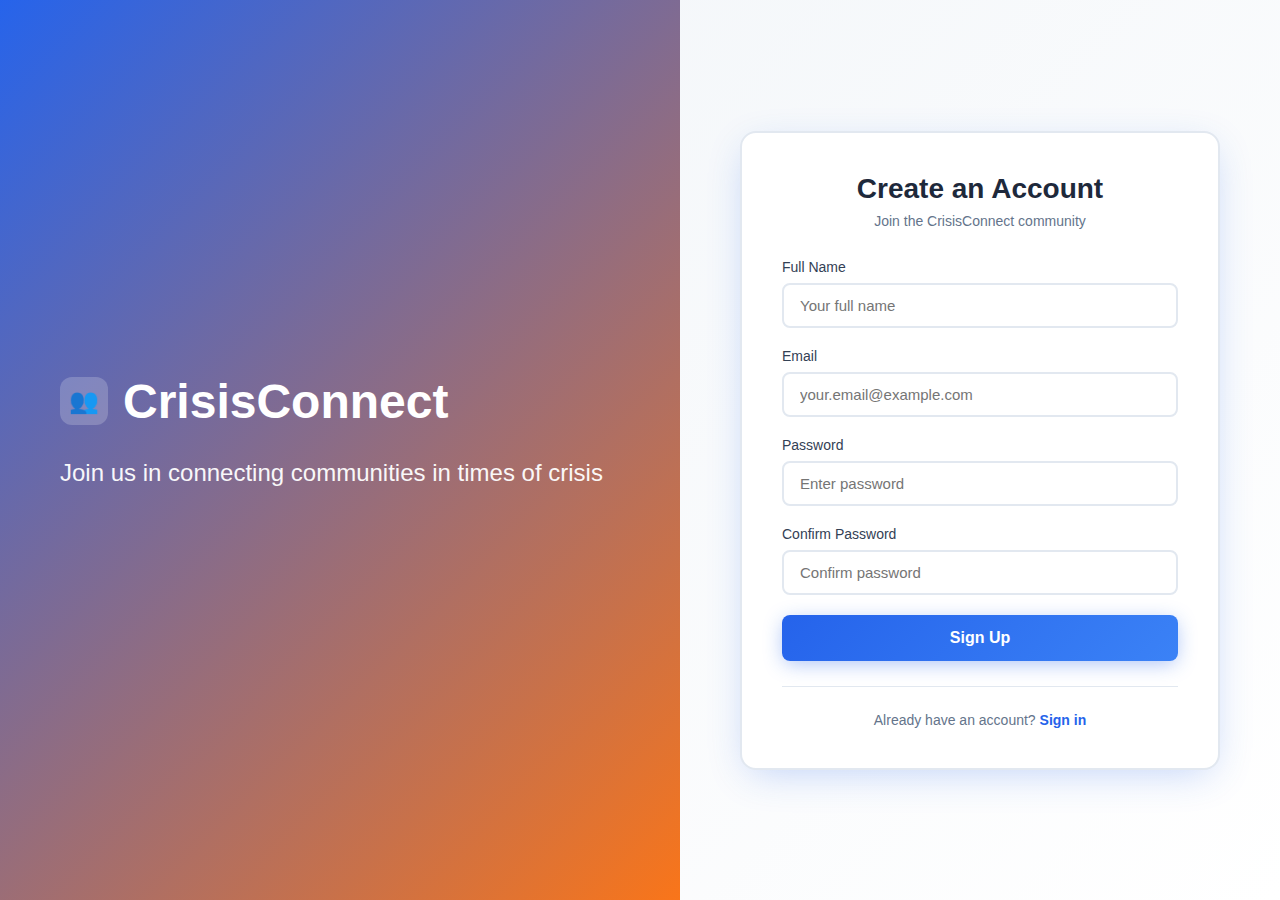
<file: signup.html>
<!DOCTYPE html>
<html lang="en">
<head>
    <meta charset="UTF-8">
    <meta name="viewport" content="width=device-width, initial-scale=1.0">
    <title>CrisisConnect - Sign Up</title>
    <meta name="description" content="CrisisConnect - Join our community of support">
    <style>
        * { margin: 0; padding: 0; box-sizing: border-box; }

        body {
            font-family: -apple-system, BlinkMacSystemFont, 'Segoe UI', Roboto, 'Helvetica Neue', Arial, sans-serif;
            color: #1e293b;
            background: linear-gradient(135deg, #f0f4f8 0%, #ffffff 100%);
            min-height: 100vh;
        }

        .container { display: flex; min-height: 100vh; }

        /* Left Hero Section */
        .hero-section {
            flex: 1;
            background: linear-gradient(135deg, rgba(37, 99, 235, 0.95), rgba(249, 115, 22, 0.9)),
                        url('https://images.unsplash.com/photo-1559027615-cd4628902d4a?w=1200&q=80');
            background-size: cover;
            background-position: center;
            color: white;
            padding: 60px;
            display: flex;
            flex-direction: column;
            justify-content: center;
            position: relative;
        }

        .hero-section::before {
            content: '';
            position: absolute;
            inset: 0;
            background: linear-gradient(135deg, rgba(37, 99, 235, 0.9), rgba(249, 115, 22, 0.85));
            z-index: 1;
        }

        .hero-content { position: relative; z-index: 2; }

        .logo {
            display: flex;
            align-items: center;
            gap: 15px;
            margin-bottom: 30px;
        }

        .logo-icon {
            width: 48px; height: 48px;
            background: rgba(255, 255, 255, 0.2);
            border-radius: 12px;
            display: flex; align-items: center; justify-content: center;
            font-size: 24px;
        }

        .logo h1 { font-size: 48px; font-weight: 700; }

        .hero-tagline { font-size: 24px; margin-bottom: 40px; opacity: 0.95; }

        /* Signup Section */
        .signup-section {
            flex: 1;
            display: flex;
            align-items: center;
            justify-content: center;
            padding: 40px 20px;
        }

        .signup-container { width: 100%; max-width: 480px; }

        .signup-card {
            background: white;
            border-radius: 16px;
            box-shadow: 0 10px 40px -10px rgba(37, 99, 235, 0.3);
            padding: 40px;
            border: 2px solid #e2e8f0;
        }

        .card-header { text-align: center; margin-bottom: 30px; }
        .card-header h2 { font-size: 28px; margin-bottom: 8px; color: #1e293b; }
        .card-header p { color: #64748b; font-size: 14px; }

        .form-group { margin-bottom: 20px; }
        label {
            display: block;
            margin-bottom: 8px;
            font-weight: 500;
            color: #334155;
            font-size: 14px;
        }
        input {
            width: 100%;
            padding: 12px 16px;
            border: 2px solid #e2e8f0;
            border-radius: 8px;
            font-size: 15px;
            transition: all 0.3s ease;
        }
        input:focus {
            outline: none;
            border-color: #2563eb;
            box-shadow: 0 0 0 3px rgba(37, 99, 235, 0.1);
        }

        .submit-btn {
            width: 100%;
            padding: 14px;
            background: linear-gradient(135deg, #2563eb, #3b82f6);
            color: white;
            border: none;
            border-radius: 8px;
            font-size: 16px;
            font-weight: 600;
            cursor: pointer;
            transition: all 0.3s ease;
            box-shadow: 0 4px 20px -2px rgba(37, 99, 235, 0.4);
        }

        .submit-btn:hover {
            transform: translateY(-2px);
            box-shadow: 0 8px 30px -4px rgba(37, 99, 235, 0.5);
        }

        .card-footer {
            text-align: center;
            margin-top: 25px;
            padding-top: 25px;
            border-top: 1px solid #e2e8f0;
        }

        .card-footer p { color: #64748b; font-size: 14px; }
        .login-link { color: #2563eb; font-weight: 600; text-decoration: none; }
        .login-link:hover { text-decoration: underline; }

        @media (max-width: 1024px) { .hero-section { display: none; } }
        @media (max-width: 640px) { .signup-card { padding: 30px 20px; } }

        .icon-users::before { content: '👥'; }
    </style>
</head>
<body>
    <div class="container">
        <!-- Left Hero Section -->
        <div class="hero-section">
            <div class="hero-content">
                <div class="logo">
                    <div class="logo-icon"><span class="icon-users"></span></div>
                    <h1>CrisisConnect</h1>
                </div>
                <p class="hero-tagline">Join us in connecting communities in times of crisis</p>
            </div>
        </div>

        <!-- Signup Section -->
        <div class="signup-section">
            <div class="signup-container">
                <div class="signup-card">
                    <div class="card-header">
                        <h2>Create an Account</h2>
                        <p>Join the CrisisConnect community</p>
                    </div>

                    <form id="signupForm" onsubmit="handleSignup(event)">
                        <div class="form-group">
                            <label for="name">Full Name</label>
                            <input type="text" id="name" name="name" placeholder="Your full name" required>
                        </div>

                        <div class="form-group">
                            <label for="email">Email</label>
                            <input type="email" id="email" name="email" placeholder="your.email@example.com" required>
                        </div>

                        <div class="form-group">
                            <label for="password">Password</label>
                            <input type="password" id="password" name="password" placeholder="Enter password" required minlength="6">
                        </div>

                        <div class="form-group">
                            <label for="confirmPassword">Confirm Password</label>
                            <input type="password" id="confirmPassword" name="confirmPassword" placeholder="Confirm password" required>
                        </div>

                        <button type="submit" class="submit-btn">Sign Up</button>
                    </form>

                    <div class="card-footer">
                        <p>Already have an account? <a href="login.html" class="login-link">Sign in</a></p>
                    </div>
                </div>
            </div>
        </div>
    </div>

    <script>
        function handleSignup(event) {
            event.preventDefault();
            const name = document.getElementById('name').value.trim();
            const email = document.getElementById('email').value.trim();
            const password = document.getElementById('password').value;
            const confirmPassword = document.getElementById('confirmPassword').value;

            if (password !== confirmPassword) {
                alert("Passwords do not match!");
                return;
            }

            console.log("Signup attempt:", { name, email, password: "***hidden***" });
            alert("Account created successfully!");
        }
    </script>
</body>
</html>
</file>
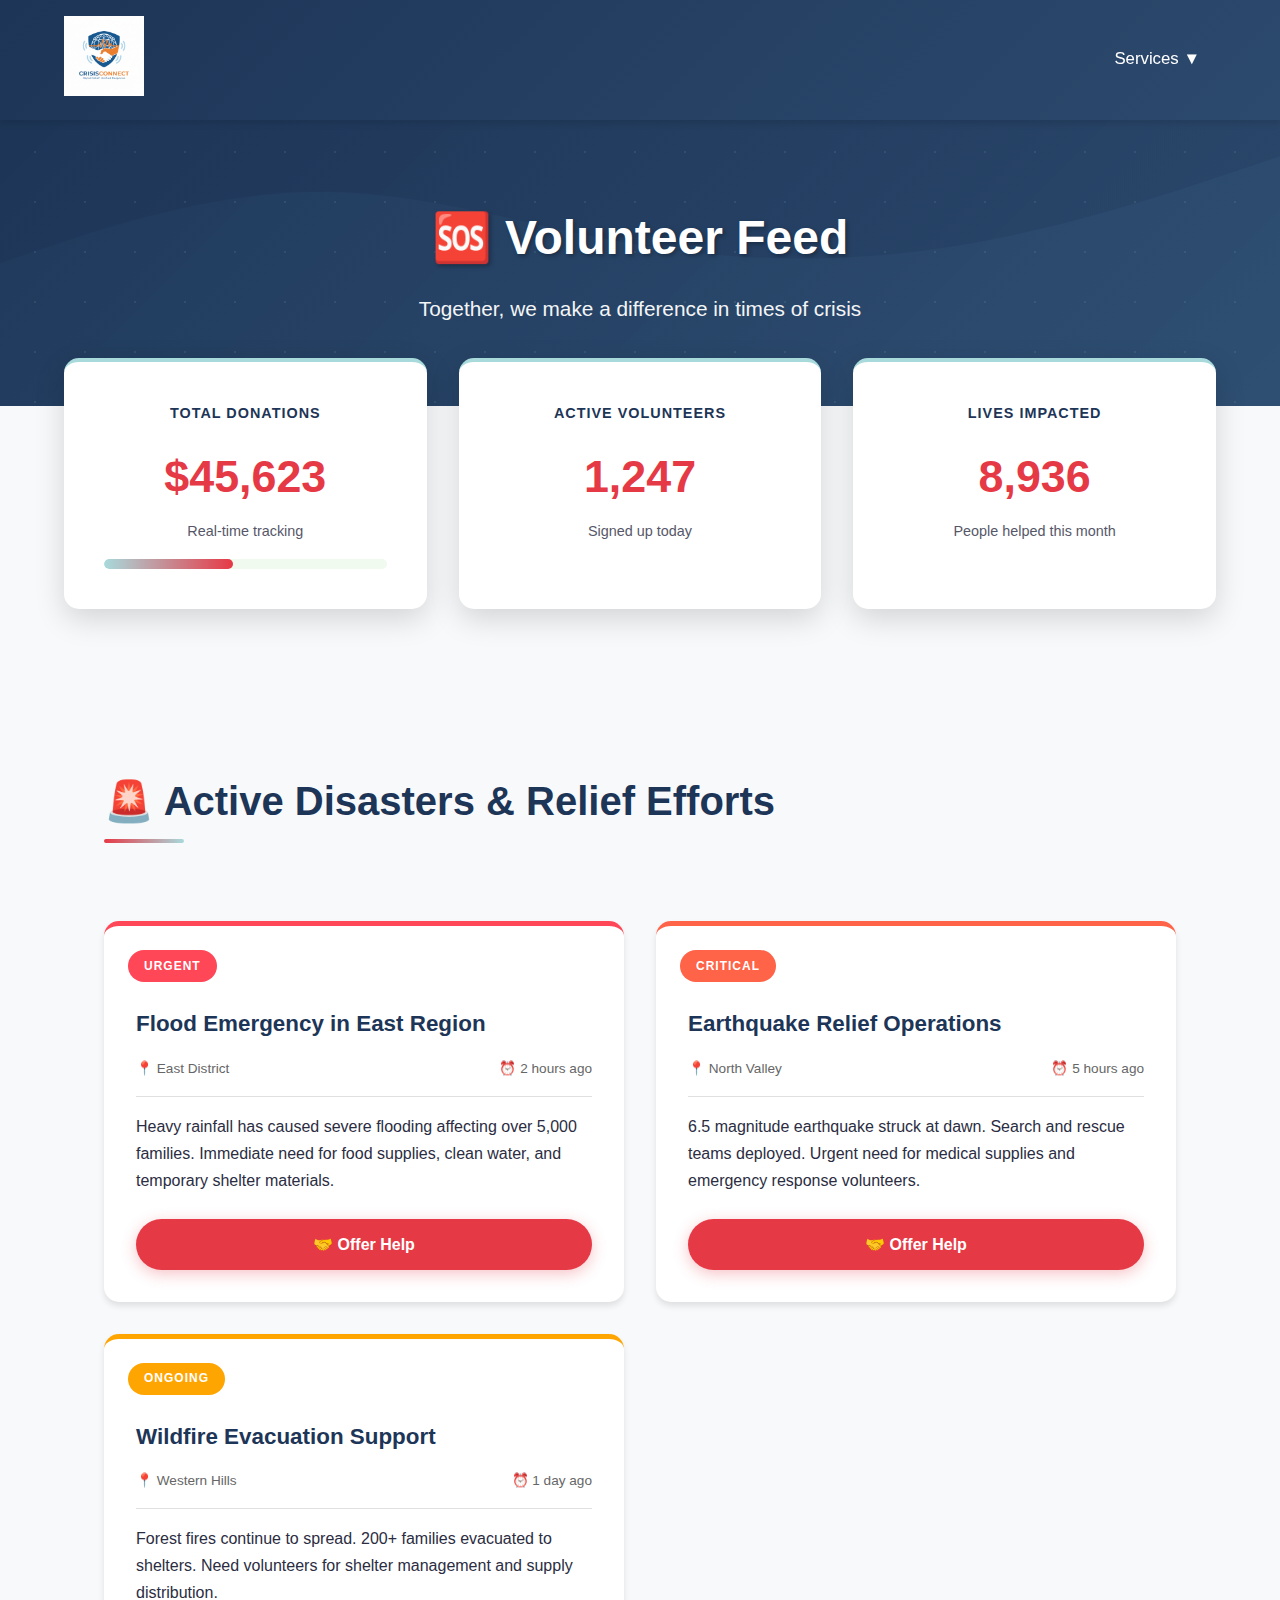
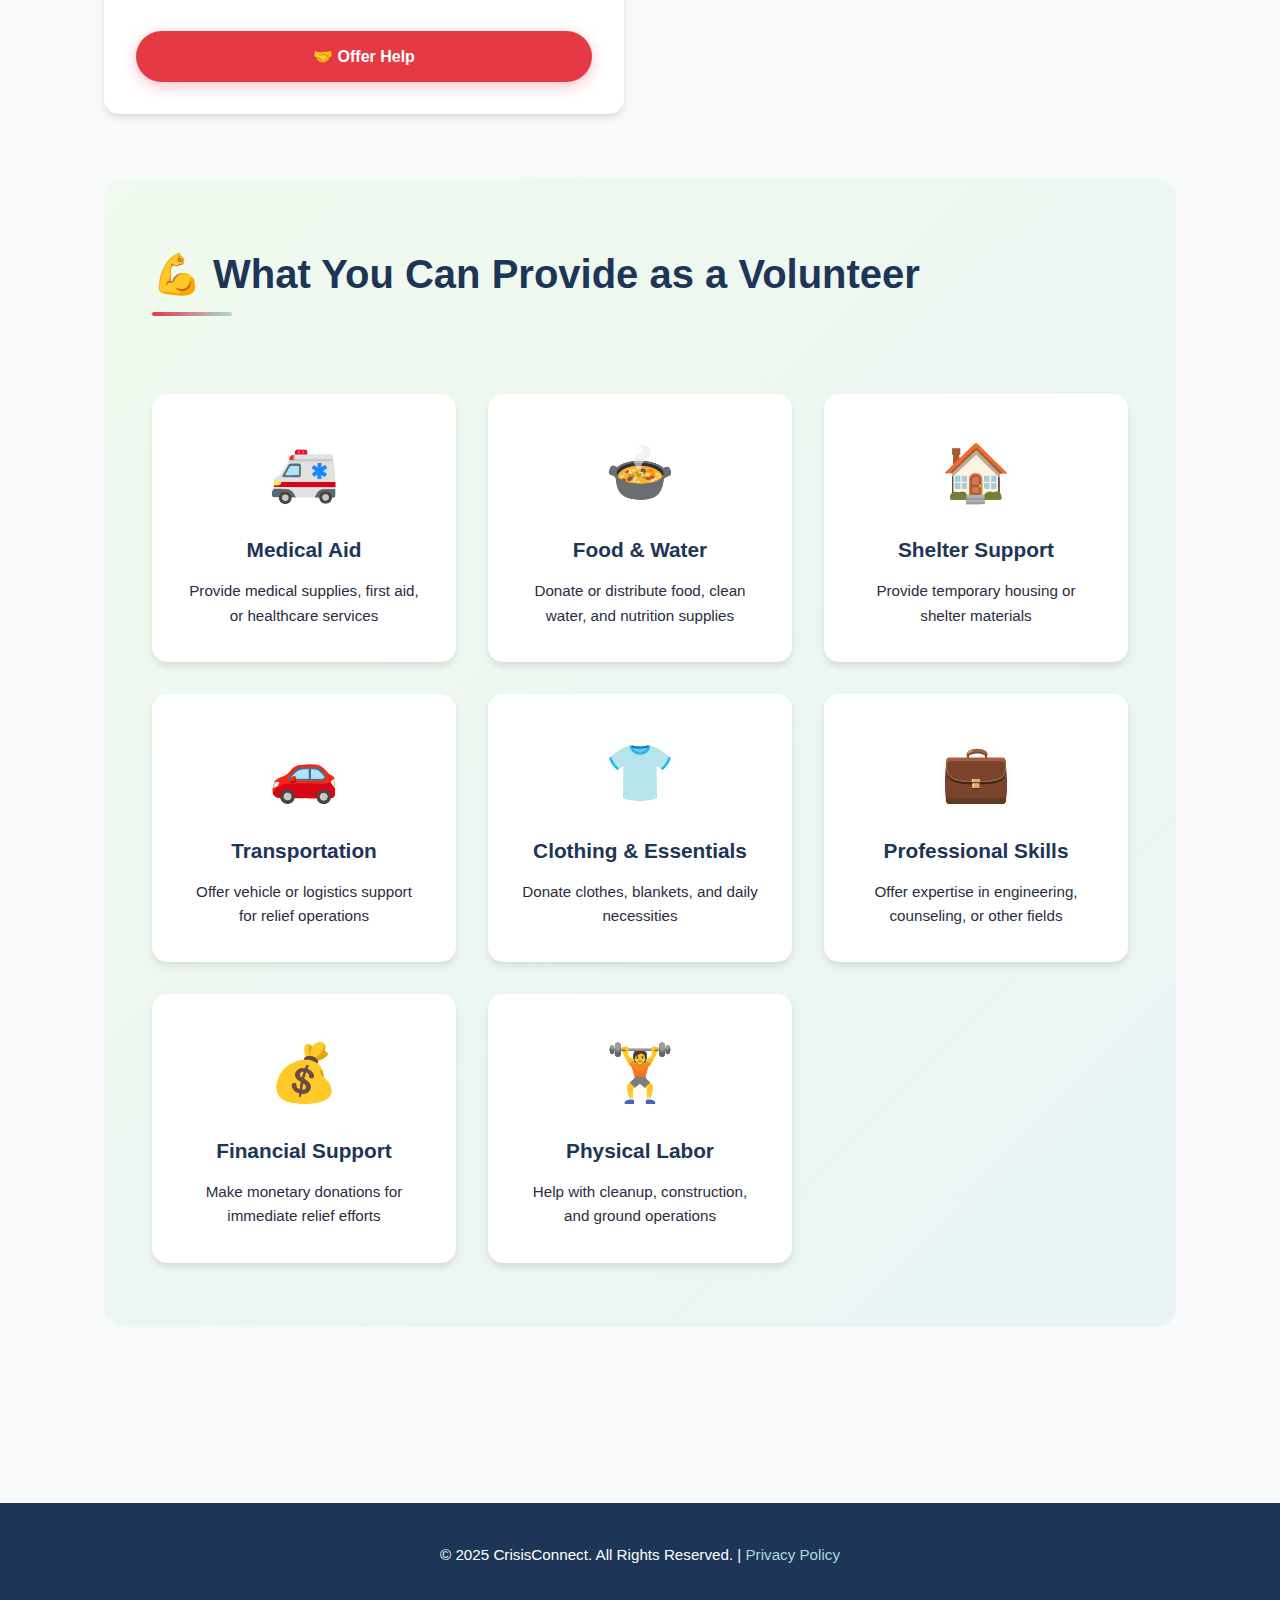
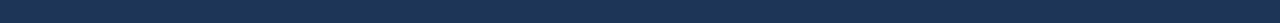
<file: volunteer-feed-page.html>
<!DOCTYPE html>
<html lang="en">

<head>
    <meta charset="UTF-8">
    <meta name="viewport" content="width=device-width, initial-scale=1.0">
    <title>Volunteer Feed - CrisisConnect</title>
    <style>
        :root {
            --primary-color: #e63946;
            --secondary-color: #f1faee;
            --accent-color: #a8dadc;
            --dark-color: #1d3557;
            --text-color: #2b2d42;
            --light-bg: #f8f9fa;
            --white: #ffffff;
            --shadow: 0 4px 6px rgba(0, 0, 0, 0.1);
            --shadow-lg: 0 10px 30px rgba(0, 0, 0, 0.15);
        }

        * {
            margin: 0;
            padding: 0;
            box-sizing: border-box;
        }

        body {
            font-family: 'Segoe UI', Tahoma, Geneva, Verdana, sans-serif;
            background-color: var(--light-bg);
            color: var(--text-color);
            line-height: 1.6;
        }

        /* Header Styles */
        .main-header {
            background: linear-gradient(135deg, var(--dark-color) 0%, #2c4a6e 100%);
            padding: 1rem 5%;
            display: flex;
            justify-content: space-between;
            align-items: center;
            position: sticky;
            top: 0;
            z-index: 1000;
            box-shadow: var(--shadow);
        }

        .logo img {
            height: 80px;
            width: 80px;
            transition: transform 0.3s ease;
        }

        .logo img:hover {
            transform: scale(1.05);
        }

        .navbar ul {
            list-style: none;
            display: flex;
            gap: 0.2rem;
            align-items: center;
        }

        .navbar a {
            text-decoration: none;
            color: var(--white);
            font-weight: 500;
            font-size: 1.05rem;
            transition: all 0.3s ease;
            padding: 0.5rem 1rem;
            border-radius: 5px;
            display: block;
        }

        .navbar a:hover {
            background-color: rgba(255, 255, 255, 0.1);
            transform: translateY(-2px);
        }

        /* Dropdown Styles */
        .dropdown {
            position: relative;
        }

        .dropdown-toggle {
            cursor: pointer;
        }

        .dropdown-menu {
            position: absolute;
            top: 100%;
            left: 50%;
            transform: translateX(-50%) translateY(-10px);
            background: var(--white);
            /* Min-width adjusted for single column on desktop */
            min-width: 250px;
            max-width: 400px;
            /* Added max-width for better control */
            box-shadow: var(--shadow-lg);
            border-radius: 15px;
            padding: 1.5rem 0.5rem;
            /* Adjusted padding */
            list-style: none;
            opacity: 0;
            visibility: hidden;
            transition: all 0.3s ease;
            margin-top: 0.5rem;
            z-index: 1000;
            /* CHANGE START: Set to flexbox and column direction */
            display: flex;
            flex-direction: column;
            /* CHANGE END */
        }

        .dropdown:hover .dropdown-menu {
            opacity: 1;
            visibility: visible;
            transform: translateX(-50%) translateY(0);
        }

        .dropdown-menu li {
            padding: 0;
        }

        .dropdown-menu a {
            color: var(--text-color);
            padding: 1rem 1.2rem;
            font-size: 1rem;
            border-radius: 8px;
            transition: all 0.3s ease;
            display: flex;
            align-items: center;
            
        }

        .dropdown-menu a:hover {
            background-color: var(--secondary-color);
            color: var(--primary-color);
            transform: scale(1.03);
        }

        .nav-button {
            background-color: var(--primary-color);
            padding: 0.7rem 1.5rem !important;
            border-radius: 25px;
            font-weight: 600;
            box-shadow: 0 4px 10px rgba(230, 57, 70, 0.3);
        }

        .nav-button:hover {
            background-color: #d62839;
            transform: translateY(-2px) scale(1.05);
        }

        /* Hero Section */
        .hero-section {
            background: linear-gradient(135deg, rgba(29, 53, 87, 0.95) 0%, rgba(44, 74, 110, 0.9) 100%),
                url('data:image/svg+xml,<svg xmlns="http://www.w3.org/2000/svg" viewBox="0 0 1200 600"><rect fill="%231d3557" width="1200" height="600"/><path fill="%23457b9d" d="M0 300L50 283.3C100 266.7 200 233.3 300 233.3C400 233.3 500 266.7 600 283.3C700 300 800 300 900 283.3C1000 266.7 1100 233.3 1150 216.7L1200 200V600H1150C1100 600 1000 600 900 600C800 600 700 600 600 600C500 600 400 600 300 600C200 600 100 600 50 600H0V300Z"/></svg>');
            background-size: cover;
            background-position: center;
            color: var(--white);
            text-align: center;
            padding: 5rem 5%;
            position: relative;
            overflow: hidden;
        }

        .hero-section::before {
            content: '';
            position: absolute;
            top: -50%;
            left: -50%;
            width: 200%;
            height: 200%;
            background: radial-gradient(circle, rgba(168, 218, 220, 0.1) 1px, transparent 1px);
            background-size: 50px 50px;
            animation: moveBackground 20s linear infinite;
        }

        @keyframes moveBackground {
            0% {
                transform: translate(0, 0);
            }

            100% {
                transform: translate(50px, 50px);
            }
        }

        .hero-section h1 {
            font-size: 3rem;
            margin-bottom: 1rem;
            font-weight: 700;
            text-shadow: 2px 2px 4px rgba(0, 0, 0, 0.3);
            position: relative;
            z-index: 1;
        }

        .hero-section p {
            font-size: 1.3rem;
            margin-bottom: 0;
            position: relative;
            z-index: 1;
            opacity: 0.95;
        }

        .container {
            max-width: 1200px;
            margin: 0 auto;
            padding: 3rem 5%;
        }

        /* Stats Section */
        .stats-section {
            display: grid;
            grid-template-columns: repeat(auto-fit, minmax(280px, 1fr));
            gap: 2rem;
            margin: -3rem 5% 3rem 5%;
            position: relative;
            z-index: 10;
        }

        .stat-card {
            background: var(--white);
            padding: 2.5rem;
            border-radius: 15px;
            box-shadow: var(--shadow-lg);
            text-align: center;
            transition: all 0.3s ease;
            border-top: 4px solid var(--accent-color);
            position: relative;
            overflow: hidden;
        }

        .stat-card::before {
            content: '';
            position: absolute;
            top: 0;
            left: 0;
            width: 100%;
            height: 100%;
            background: linear-gradient(135deg, rgba(168, 218, 220, 0.1) 0%, transparent 100%);
            opacity: 0;
            transition: opacity 0.3s ease;
        }

        .stat-card:hover::before {
            opacity: 1;
        }

        .stat-card:hover {
            transform: translateY(-10px);
            box-shadow: 0 15px 40px rgba(0, 0, 0, 0.2);
            border-top-color: var(--primary-color);
        }

        .stat-card h3 {
            color: var(--dark-color);
            font-size: 0.9rem;
            text-transform: uppercase;
            letter-spacing: 1px;
            margin-bottom: 1rem;
            font-weight: 600;
        }

        .stat-number {
            font-size: 2.8rem;
            font-weight: 700;
            color: var(--primary-color);
            margin-bottom: 0.5rem;
        }

        .stat-label {
            color: var(--text-color);
            font-size: 0.9rem;
            opacity: 0.8;
        }

        .progress-bar {
            width: 100%;
            height: 10px;
            background: var(--secondary-color);
            border-radius: 5px;
            margin-top: 1rem;
            overflow: hidden;
        }

        .progress-fill {
            height: 100%;
            background: linear-gradient(90deg, var(--accent-color), var(--primary-color));
            border-radius: 5px;
            transition: width 0.5s ease;
        }

        /* Section Titles */
        .section-title {
            font-size: 2.5rem;
            color: var(--dark-color);
            margin-bottom: 2.5rem;
            position: relative;
            display: inline-block;
        }

        .section-title::after {
            content: '';
            position: absolute;
            bottom: -10px;
            left: 0;
            width: 80px;
            height: 4px;
            background: linear-gradient(90deg, var(--primary-color), var(--accent-color));
            border-radius: 2px;
        }

        /* News Section */
        .news-section {
            margin: 4rem 0;
        }

        .news-grid {
            display: grid;
            grid-template-columns: repeat(auto-fill, minmax(350px, 1fr));
            gap: 2rem;
            margin-top: 3rem;
        }

        .news-card {
            background: var(--white);
            border-radius: 15px;
            overflow: hidden;
            box-shadow: var(--shadow);
            transition: all 0.3s ease;
            border-top: 5px solid transparent;
        }

        .news-card:hover {
            transform: translateY(-8px);
            box-shadow: var(--shadow-lg);
        }

        .news-card:nth-child(1) {
            border-top-color: #ff4757;
        }

        .news-card:nth-child(2) {
            border-top-color: #ff6348;
        }

        .news-card:nth-child(3) {
            border-top-color: #ffa502;
        }

        .news-badge {
            display: inline-block;
            padding: 0.4rem 1rem;
            font-size: 0.75rem;
            font-weight: 700;
            text-transform: uppercase;
            letter-spacing: 1px;
            margin: 1.5rem;
            border-radius: 20px;
        }

        .news-card:nth-child(1) .news-badge {
            background: #ff4757;
            color: var(--white);
        }

        .news-card:nth-child(2) .news-badge {
            background: #ff6348;
            color: var(--white);
        }

        .news-card:nth-child(3) .news-badge {
            background: #ffa502;
            color: var(--white);
        }

        .news-content {
            padding: 0 2rem 2rem 2rem;
        }

        .news-title {
            font-size: 1.4rem;
            color: var(--dark-color);
            margin-bottom: 1rem;
            font-weight: 600;
        }

        .news-meta {
            display: flex;
            justify-content: space-between;
            align-items: center;
            margin-bottom: 1rem;
            font-size: 0.85rem;
            color: #666;
            padding-bottom: 1rem;
            border-bottom: 1px solid #e0e0e0;
        }

        .news-description {
            color: var(--text-color);
            margin-bottom: 1.5rem;
            line-height: 1.7;
        }

        .help-btn {
            background: var(--primary-color);
            color: var(--white);
            border: none;
            padding: 1rem 2rem;
            border-radius: 30px;
            font-size: 1rem;
            font-weight: 600;
            cursor: pointer;
            transition: all 0.3s ease;
            width: 100%;
            box-shadow: 0 4px 15px rgba(230, 57, 70, 0.3);
            position: relative;
            overflow: hidden;
        }

        .help-btn::before {
            content: '';
            position: absolute;
            top: 0;
            left: -100%;
            width: 100%;
            height: 100%;
            background: rgba(255, 255, 255, 0.2);
            transition: left 0.5s ease;
        }

        .help-btn:hover::before {
            left: 100%;
        }

        .help-btn:hover {
            background: #d62839;
            transform: translateY(-2px);
            box-shadow: 0 6px 20px rgba(230, 57, 70, 0.4);
        }

        /* Volunteer Options */
        .volunteer-options {
            margin: 4rem 0;
            background: linear-gradient(135deg, var(--secondary-color) 0%, #e8f4f5 100%);
            padding: 4rem 3rem;
            border-radius: 20px;
        }

        .options-grid {
            display: grid;
            grid-template-columns: repeat(auto-fit, minmax(250px, 1fr));
            gap: 2rem;
            margin-top: 3rem;
        }

        .option-card {
            background: var(--white);
            padding: 2rem;
            border-radius: 15px;
            text-align: center;
            transition: all 0.3s ease;
            cursor: pointer;
            box-shadow: var(--shadow);
            border: 2px solid transparent;
        }

        .option-card:hover {
            border-color: var(--primary-color);
            transform: translateY(-8px) scale(1.03);
            box-shadow: var(--shadow-lg);
        }

        .option-icon {
            font-size: 3.5rem;
            margin-bottom: 1rem;
            display: block;
        }

        .option-title {
            font-size: 1.3rem;
            color: var(--dark-color);
            font-weight: 700;
            margin-bottom: 0.8rem;
        }

        .option-description {
            color: var(--text-color);
            font-size: 0.95rem;
            line-height: 1.6;
        }

        /* Footer */
        .main-footer {
            background-color: var(--dark-color);
            color: var(--white);
            padding: 2.5rem 5%;
            text-align: center;
            margin-top: 4rem;
        }

        .main-footer p {
            margin-bottom: 1rem;
            font-size: 0.95rem;
        }

        .main-footer a {
            color: var(--accent-color);
            text-decoration: none;
            transition: color 0.3s ease;
        }

        .main-footer a:hover {
            color: var(--white);
        }

        /* Responsive Design */
        @media (max-width: 968px) {
            .stats-section {
                grid-template-columns: 1fr;
                margin: -2rem 3% 2rem 3%;
            }
        }

        @media (max-width: 768px) {
            .main-header {
                flex-direction: column;
                padding: 1rem 3%;
            }

            .logo img {
                height: 60px;
                width: 60px;
            }

            .navbar ul {
                flex-direction: column;
                gap: 1rem;
                margin-top: 1rem;
            }

            .dropdown-menu {
                position: static;
                opacity: 1;
                visibility: visible;
                transform: translateX(0) translateY(0);
                box-shadow: none;
                background: rgba(255, 255, 255, 0.1);
                margin-top: 0.5rem;
                display: none;
                grid-template-columns: 1fr;
                min-width: 100%;
            }

            .dropdown:hover .dropdown-menu {
                display: grid;
            }

            .dropdown-menu a {
                color: var(--white);
                padding: 0.8rem 1rem;
            }

            .dropdown-menu a:hover {
                background-color: rgba(255, 255, 255, 0.1);
                transform: scale(1);
            }

            .hero-section {
                padding: 4rem 3%;
            }

            .hero-section h1 {
                font-size: 2rem;
            }

            .hero-section p {
                font-size: 1.1rem;
            }

            .container {
                padding: 2rem 3%;
            }

            .section-title {
                font-size: 1.8rem;
            }

            .news-grid {
                grid-template-columns: 1fr;
            }

            .stat-number {
                font-size: 2.2rem;
            }

            .volunteer-options {
                padding: 2rem 1.5rem;
            }

            .options-grid {
                grid-template-columns: 1fr;
            }
        }
    </style>
</head>

<body>
    <header class="main-header">
        <div class="logo">
            <img src="assets/logo.png" alt="CrisisConnect Logo">
        </div>
        <nav class="navbar">
            <ul>
                <li class="dropdown">
                    <a href="#" class="dropdown-toggle">Services ▼</a>
                    <ul class="dropdown-menu">
                        <li><a href="#donations">Donations</a></li>
                        <li><a href="#volunteer">Volunteer</a></li>
                        <li><a href="#medical">Medical Aid</a></li>
                        <li><a href="#shelter">Shelter Support</a></li>
                        <li><a href="#food">Food & Water</a></li>
                        <li><a href="#transport">Transportation</a></li>
                        <li><a href="#counseling">Counseling</a></li>
                        <li><a href="#emergency">Emergency Hotline</a></li>
                    </ul>
                </li>
            </ul>
        </nav>
    </header>

    <section class="hero-section">
        <h1>🆘 Volunteer Feed</h1>
        <p>Together, we make a difference in times of crisis</p>
    </section>

    <!-- Real-time Stats Section -->
    <div class="stats-section">
        <div class="stat-card">
            <h3>Total Donations</h3>
            <div class="stat-number" id="donationAmount">$0</div>
            <div class="stat-label">Real-time tracking</div>
            <div class="progress-bar">
                <div class="progress-fill" id="donationProgress" style="width: 0%"></div>
            </div>
        </div>

        <div class="stat-card">
            <h3>Active Volunteers</h3>
            <div class="stat-number" id="volunteerCount">0</div>
            <div class="stat-label">Signed up today</div>
        </div>

        <div class="stat-card">
            <h3>Lives Impacted</h3>
            <div class="stat-number" id="livesImpacted">0</div>
            <div class="stat-label">People helped this month</div>
        </div>
    </div>

    <div class="container">
        <!-- Disaster News Section -->
        <div class="news-section">
            <h2 class="section-title">🚨 Active Disasters & Relief Efforts</h2>
            <div class="news-grid">
                <div class="news-card">
                    <div class="news-badge">URGENT</div>
                    <div class="news-content">
                        <h3 class="news-title">Flood Emergency in East Region</h3>
                        <div class="news-meta">
                            <span>📍 East District</span>
                            <span>⏰ 2 hours ago</span>
                        </div>
                        <p class="news-description">
                            Heavy rainfall has caused severe flooding affecting over 5,000 families. Immediate need for
                            food supplies, clean water, and temporary shelter materials.
                        </p>
                        <button class="help-btn">🤝 Offer Help</button>
                    </div>
                </div>

                <div class="news-card">
                    <div class="news-badge">CRITICAL</div>
                    <div class="news-content">
                        <h3 class="news-title">Earthquake Relief Operations</h3>
                        <div class="news-meta">
                            <span>📍 North Valley</span>
                            <span>⏰ 5 hours ago</span>
                        </div>
                        <p class="news-description">
                            6.5 magnitude earthquake struck at dawn. Search and rescue teams deployed. Urgent need for
                            medical supplies and emergency response volunteers.
                        </p>
                        <button class="help-btn">🤝 Offer Help</button>
                    </div>
                </div>

                <div class="news-card">
                    <div class="news-badge">ONGOING</div>
                    <div class="news-content">
                        <h3 class="news-title">Wildfire Evacuation Support</h3>
                        <div class="news-meta">
                            <span>📍 Western Hills</span>
                            <span>⏰ 1 day ago</span>
                        </div>
                        <p class="news-description">
                            Forest fires continue to spread. 200+ families evacuated to shelters. Need volunteers for
                            shelter management and supply distribution.
                        </p>
                        <button class="help-btn">🤝 Offer Help</button>
                    </div>
                </div>
            </div>
        </div>

        <!-- What You Can Provide Section -->
        <div class="volunteer-options">
            <h2 class="section-title">💪 What You Can Provide as a Volunteer</h2>
            <div class="options-grid">
                <div class="option-card">
                    <div class="option-icon">🚑</div>
                    <div class="option-title">Medical Aid</div>
                    <div class="option-description">Provide medical supplies, first aid, or healthcare services</div>
                </div>

                <div class="option-card">
                    <div class="option-icon">🍲</div>
                    <div class="option-title">Food & Water</div>
                    <div class="option-description">Donate or distribute food, clean water, and nutrition supplies</div>
                </div>

                <div class="option-card">
                    <div class="option-icon">🏠</div>
                    <div class="option-title">Shelter Support</div>
                    <div class="option-description">Provide temporary housing or shelter materials</div>
                </div>

                <div class="option-card">
                    <div class="option-icon">🚗</div>
                    <div class="option-title">Transportation</div>
                    <div class="option-description">Offer vehicle or logistics support for relief operations</div>
                </div>

                <div class="option-card">
                    <div class="option-icon">👕</div>
                    <div class="option-title">Clothing & Essentials</div>
                    <div class="option-description">Donate clothes, blankets, and daily necessities</div>
                </div>

                <div class="option-card">
                    <div class="option-icon">💼</div>
                    <div class="option-title">Professional Skills</div>
                    <div class="option-description">Offer expertise in engineering, counseling, or other fields</div>
                </div>

                <div class="option-card">
                    <div class="option-icon">💰</div>
                    <div class="option-title">Financial Support</div>
                    <div class="option-description">Make monetary donations for immediate relief efforts</div>
                </div>

                <div class="option-card">
                    <div class="option-icon">🏋️</div>
                    <div class="option-title">Physical Labor</div>
                    <div class="option-description">Help with cleanup, construction, and ground operations</div>
                </div>
            </div>
        </div>
    </div>

    <footer class="main-footer">
        <p>&copy; 2025 CrisisConnect. All Rights Reserved. | <a href="#">Privacy Policy</a></p>
    </footer>

    <script>
        // Real-time donation tracking simulation
        let donationAmount = 45280;
        let volunteerCount = 1247;
        let livesImpacted = 8934;
        const donationGoal = 100000;

        function updateStats() {
            donationAmount += Math.floor(Math.random() * 500) + 100;
            volunteerCount += Math.floor(Math.random() * 3);
            livesImpacted += Math.floor(Math.random() * 10);

            document.getElementById('donationAmount').textContent = '$' + donationAmount.toLocaleString();
            document.getElementById('volunteerCount').textContent = volunteerCount.toLocaleString();
            document.getElementById('livesImpacted').textContent = livesImpacted.toLocaleString();

            const progress = Math.min((donationAmount / donationGoal) * 100, 100);
            document.getElementById('donationProgress').style.width = progress + '%';
        }

        updateStats();
        setInterval(updateStats, 5000);

        document.querySelectorAll('.help-btn').forEach(btn => {
            btn.addEventListener('click', function () {
                alert('Thank you for your willingness to help! You will be redirected to the assistance form.');
            });
        });

        document.querySelectorAll('.option-card').forEach(card => {
            card.addEventListener('click', function () {
                const title = this.querySelector('.option-title').textContent;
                alert(`You selected: ${title}\n\nYou will be redirected to provide this type of assistance.`);
            });
        });
    </script>
</body>

</html>
</file>
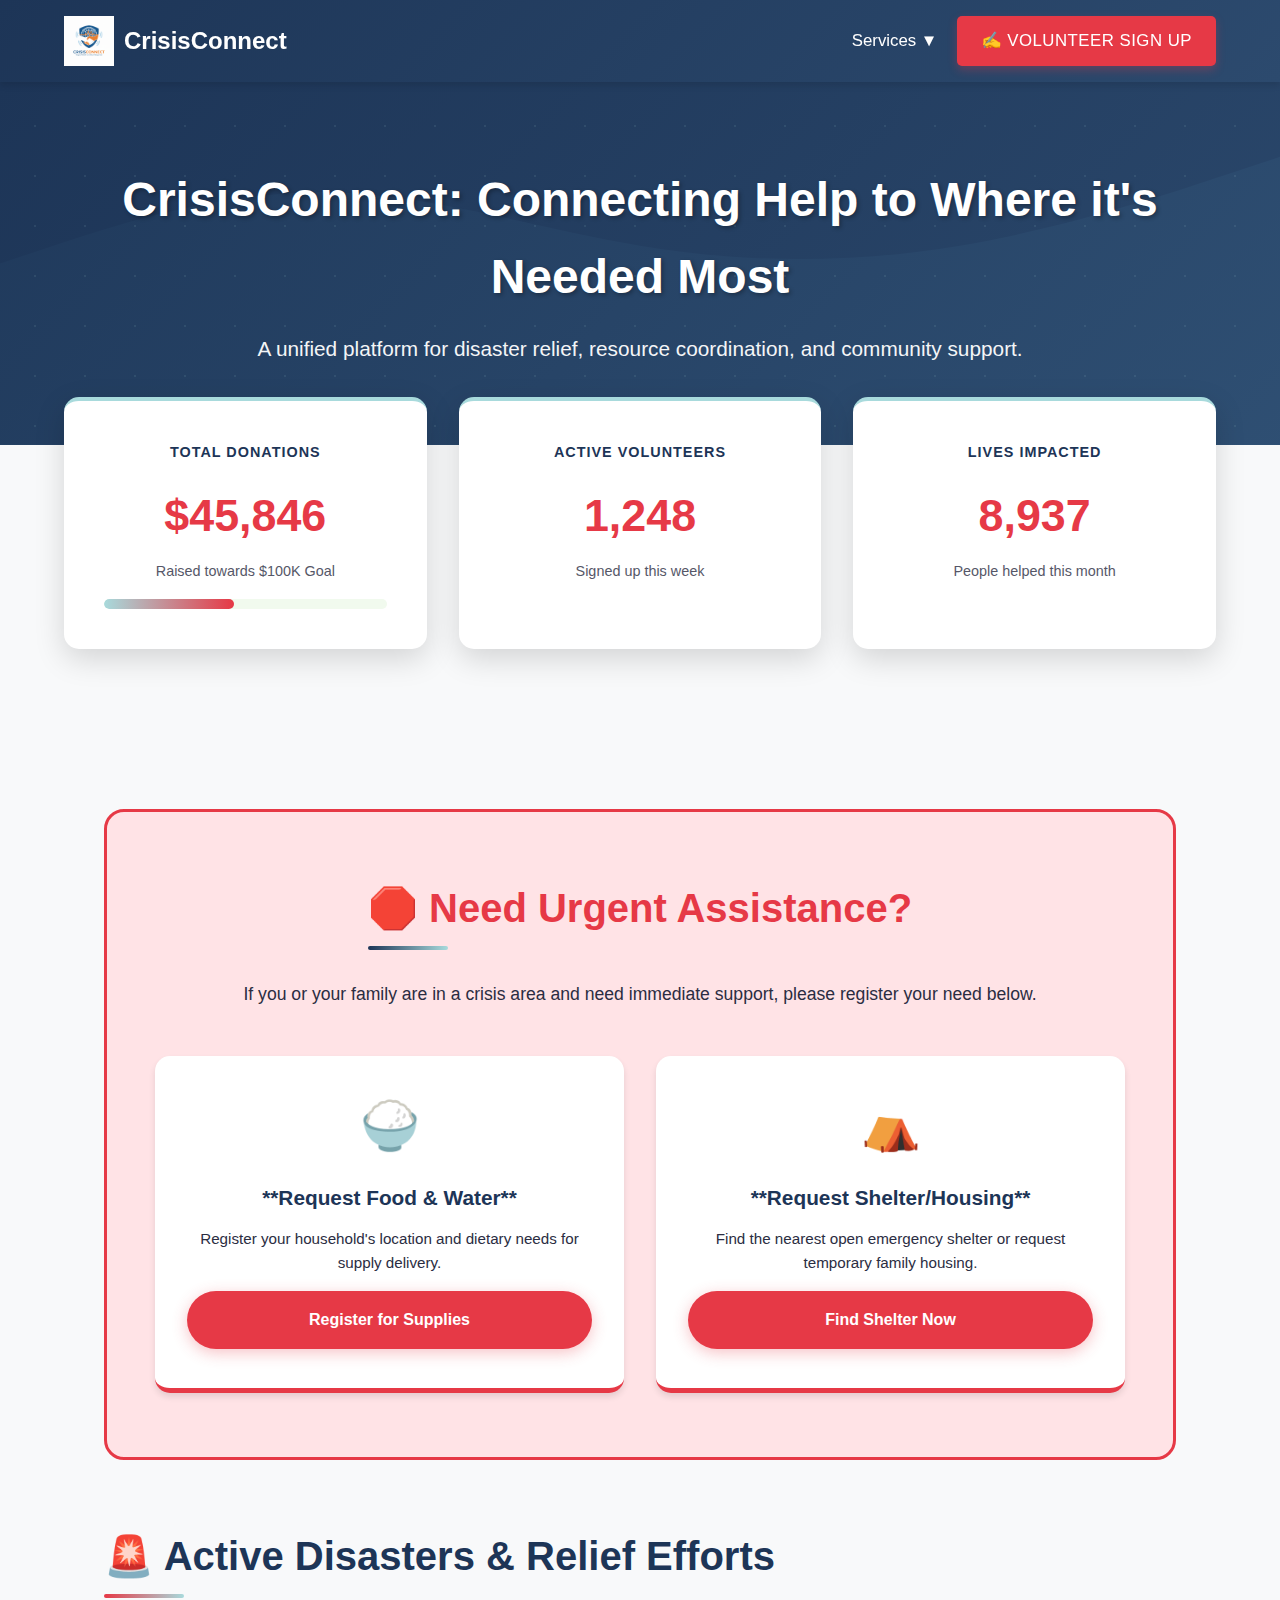
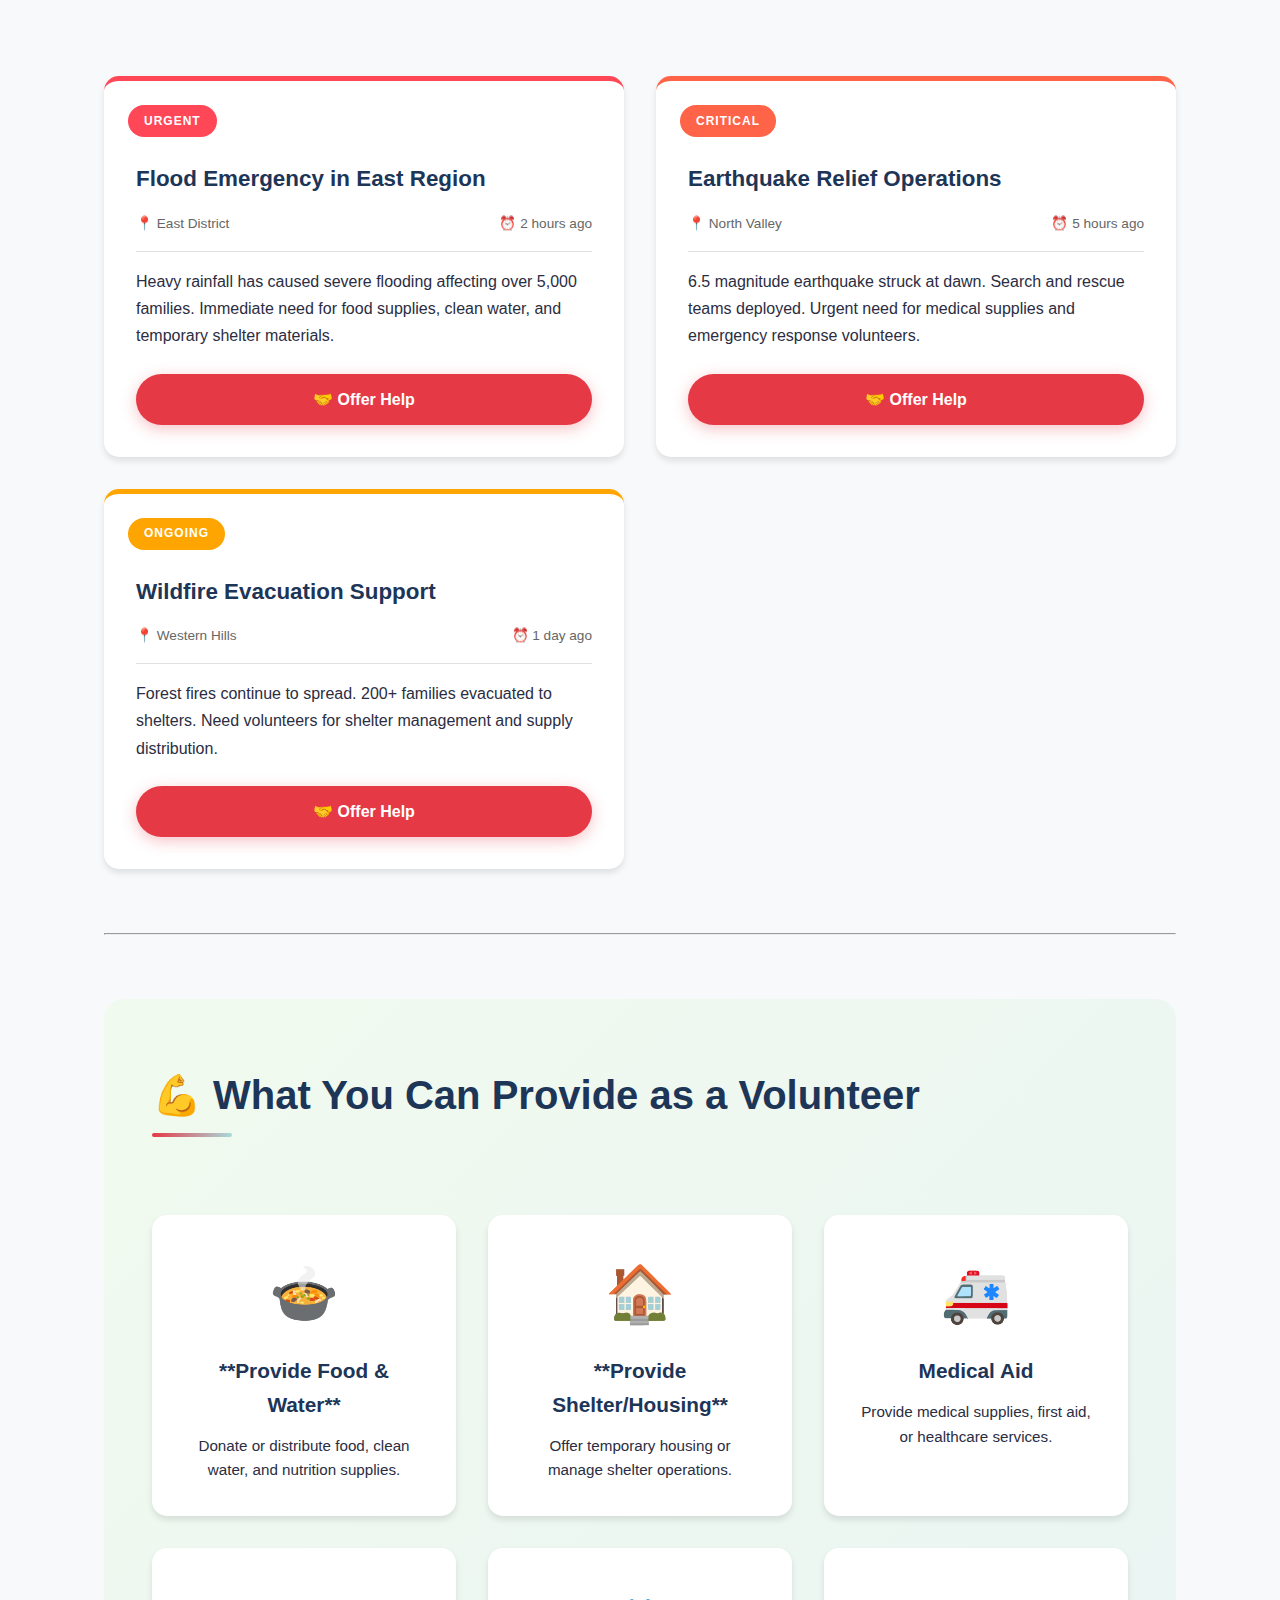
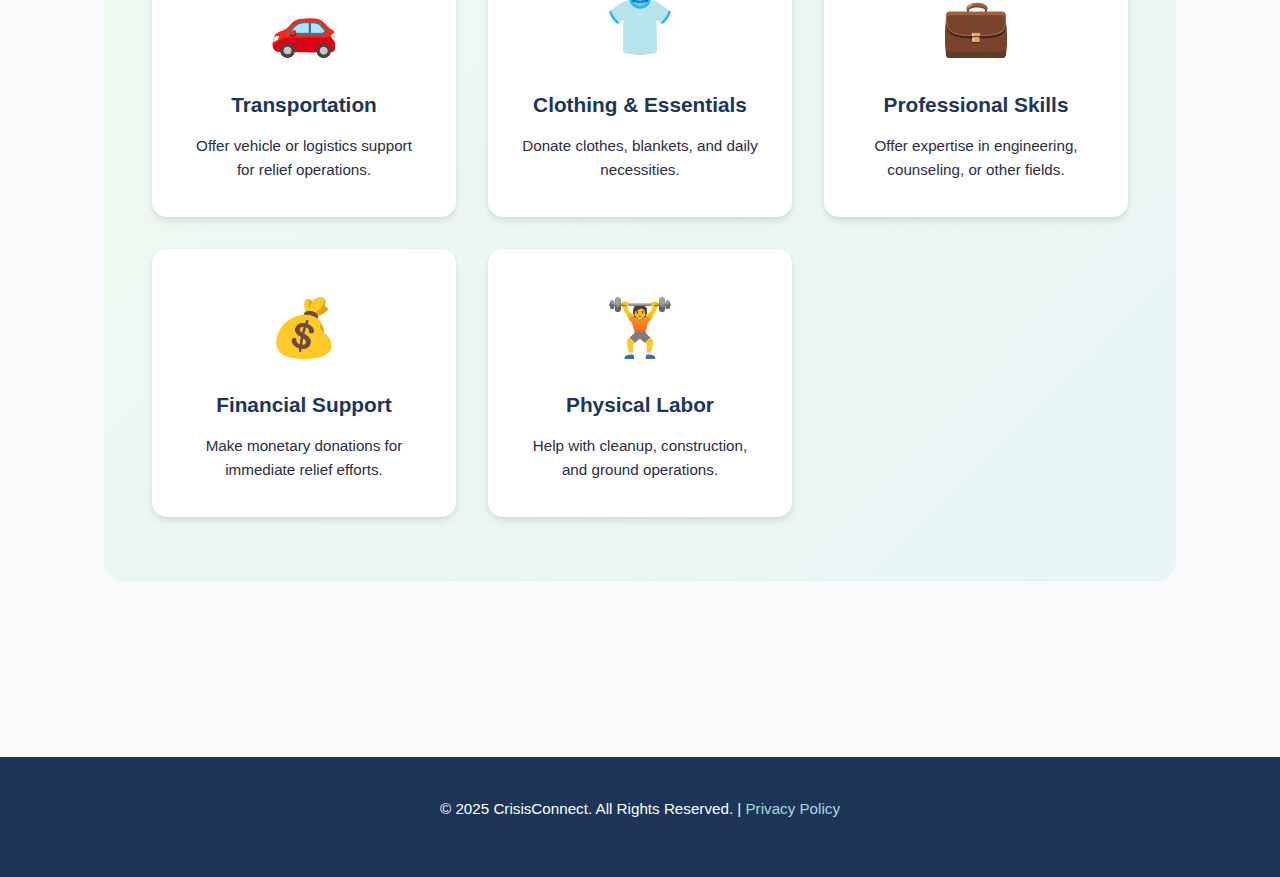
<file: volunteer-roles-food.html>
<!DOCTYPE html>
<html lang="en">

<head>
    <meta charset="UTF-8">
    <meta name="viewport" content="width=device-width, initial-scale=1.0">
    <title>CrisisConnect - Emergency Relief & Volunteer Platform</title>
    <style>
        :root {
            --primary-color: #e63946;
            /* Reddish */
            --secondary-color: #f1faee;
            /* Very Light Blue/White */
            --accent-color: #a8dadc;
            /* Light Teal Blue */
            --dark-color: #1d3557;
            /* Dark Navy Blue */
            --text-color: #2b2d42;
            /* Dark Slate */
            --light-bg: #f8f9fa;
            /* Off-White Background */
            --white: #ffffff;
            --shadow: 0 4px 6px rgba(0, 0, 0, 0.1);
            --shadow-lg: 0 10px 30px rgba(0, 0, 0, 0.15);
        }

        * {
            margin: 0;
            padding: 0;
            box-sizing: border-box;
        }

        body {
            font-family: 'Segoe UI', Tahoma, Geneva, Verdana, sans-serif;
            background-color: var(--light-bg);
            color: var(--text-color);
            line-height: 1.6;
        }

        /* Header Styles */
        .main-header {
            background: linear-gradient(135deg, var(--dark-color) 0%, #2c4a6e 100%);
            padding: 1rem 5%;
            display: flex;
            justify-content: space-between;
            align-items: center;
            position: sticky;
            top: 0;
            z-index: 1000;
            box-shadow: var(--shadow);
        }

        .logo {
            display: flex;
            align-items: center;
            text-decoration: none;
            color: var(--white);
            font-size: 1.5rem;
            font-weight: 700;
        }

        .logo img {
            height: 50px;
            width: 50px;
            margin-right: 10px;
            transition: transform 0.3s ease;
        }

        .logo:hover img {
            transform: scale(1.05);
        }

        .navbar ul {
            list-style: none;
            display: flex;
            gap: 0.2rem;
            align-items: center;
        }

        .navbar a {
            text-decoration: none;
            color: var(--white);
            font-weight: 500;
            font-size: 1.05rem;
            transition: all 0.3s ease;
            padding: 0.5rem 1rem;
            border-radius: 5px;
            display: block;
        }

        .navbar a:hover {
            background-color: rgba(255, 255, 255, 0.1);
            transform: translateY(-2px);
        }

        /* Dropdown Styles */
        .dropdown {
            position: relative;
        }

        .dropdown-toggle {
            cursor: pointer;
        }

        .dropdown-menu {
            position: absolute;
            top: 100%;
            right: 0;
            transform: translateY(-10px);
            background: var(--white);
            min-width: 250px;
            box-shadow: var(--shadow-lg);
            border-radius: 15px;
            padding: 1.5rem 0.5rem;
            list-style: none;
            opacity: 0;
            visibility: hidden;
            transition: all 0.3s ease;
            margin-top: 0.5rem;
            z-index: 1000;
            display: flex;
            flex-direction: column;
        }

        .dropdown:hover .dropdown-menu {
            opacity: 1;
            visibility: visible;
            transform: translateY(0);
        }

        .dropdown-menu li {
            padding: 0;
        }

        .dropdown-menu a {
            color: var(--text-color);
            padding: 1rem 1.2rem;
            font-size: 1rem;
            border-radius: 8px;
            transition: all 0.3s ease;
            display: flex;
            align-items: center;
        }

        .dropdown-menu a:hover {
            background-color: var(--secondary-color);
            color: var(--primary-color);
            transform: scale(1.03);
        }

        .nav-button {
            background-color: var(--primary-color);
            padding: 0.7rem 1.5rem !important;
            border-radius: 25px;
            font-weight: 600;
            box-shadow: 0 4px 10px rgba(230, 57, 70, 0.3);
            text-transform: uppercase;
            letter-spacing: 0.5px;
        }

        .nav-button:hover {
            background-color: #d62839;
            transform: translateY(-2px) scale(1.05);
        }

        /* Hero Section (Remains the same as original code) */
        .hero-section {
            background: linear-gradient(135deg, rgba(29, 53, 87, 0.95) 0%, rgba(44, 74, 110, 0.9) 100%),
                url('data:image/svg+xml,<svg xmlns="http://www.w3.org/2000/svg" viewBox="0 0 1200 600"><rect fill="%231d3557" width="1200" height="600"/><path fill="%23457b9d" d="M0 300L50 283.3C100 266.7 200 233.3 300 233.3C400 233.3 500 266.7 600 283.3C700 300 800 300 900 283.3C1000 266.7 1100 233.3 1150 216.7L1200 200V600H1150C1100 600 1000 600 900 600C800 600 700 600 600 600C500 600 400 600 300 600C200 600 100 600 50 600H0V300Z"/></svg>');
            background-size: cover;
            background-position: center;
            color: var(--white);
            text-align: center;
            padding: 5rem 5%;
            position: relative;
            overflow: hidden;
        }

        .hero-section::before {
            content: '';
            position: absolute;
            top: -50%;
            left: -50%;
            width: 200%;
            height: 200%;
            background: radial-gradient(circle, rgba(168, 218, 220, 0.1) 1px, transparent 1px);
            background-size: 50px 50px;
            animation: moveBackground 20s linear infinite;
        }

        @keyframes moveBackground {
            0% {
                transform: translate(0, 0);
            }

            100% {
                transform: translate(50px, 50px);
            }
        }

        .hero-section h1 {
            font-size: 3rem;
            margin-bottom: 1rem;
            font-weight: 700;
            text-shadow: 2px 2px 4px rgba(0, 0, 0, 0.3);
            position: relative;
            z-index: 1;
        }

        .hero-section p {
            font-size: 1.3rem;
            margin-bottom: 0;
            position: relative;
            z-index: 1;
            opacity: 0.95;
        }

        .container {
            max-width: 1200px;
            margin: 0 auto;
            padding: 3rem 5%;
        }

        /* Stats Section, Section Titles, News Section (Remains the same as original code) */
        .stats-section {
            display: grid;
            grid-template-columns: repeat(auto-fit, minmax(280px, 1fr));
            gap: 2rem;
            margin: -3rem 5% 3rem 5%;
            position: relative;
            z-index: 10;
        }

        .stat-card {
            background: var(--white);
            padding: 2.5rem;
            border-radius: 15px;
            box-shadow: var(--shadow-lg);
            text-align: center;
            transition: all 0.3s ease;
            border-top: 4px solid var(--accent-color);
            position: relative;
            overflow: hidden;
        }

        .stat-card::before {
            content: '';
            position: absolute;
            top: 0;
            left: 0;
            width: 100%;
            height: 100%;
            background: linear-gradient(135deg, rgba(168, 218, 220, 0.1) 0%, transparent 100%);
            opacity: 0;
            transition: opacity 0.3s ease;
        }

        .stat-card:hover::before {
            opacity: 1;
        }

        .stat-card:hover {
            transform: translateY(-10px);
            box-shadow: 0 15px 40px rgba(0, 0, 0, 0.2);
            border-top-color: var(--primary-color);
        }

        .stat-card h3 {
            color: var(--dark-color);
            font-size: 0.9rem;
            text-transform: uppercase;
            letter-spacing: 1px;
            margin-bottom: 1rem;
            font-weight: 600;
        }

        .stat-number {
            font-size: 2.8rem;
            font-weight: 700;
            color: var(--primary-color);
            margin-bottom: 0.5rem;
        }

        .stat-label {
            color: var(--text-color);
            font-size: 0.9rem;
            opacity: 0.8;
        }

        .progress-bar {
            width: 100%;
            height: 10px;
            background: var(--secondary-color);
            border-radius: 5px;
            margin-top: 1rem;
            overflow: hidden;
        }

        .progress-fill {
            height: 100%;
            background: linear-gradient(90deg, var(--accent-color), var(--primary-color));
            border-radius: 5px;
            transition: width 0.5s ease;
        }

        /* Section Titles */
        .section-title {
            font-size: 2.5rem;
            color: var(--dark-color);
            margin-bottom: 2.5rem;
            position: relative;
            display: inline-block;
        }

        .section-title::after {
            content: '';
            position: absolute;
            bottom: -10px;
            left: 0;
            width: 80px;
            height: 4px;
            background: linear-gradient(90deg, var(--primary-color), var(--accent-color));
            border-radius: 2px;
        }

        /* News Section */
        .news-section {
            margin: 4rem 0;
        }

        .news-grid {
            display: grid;
            grid-template-columns: repeat(auto-fill, minmax(350px, 1fr));
            gap: 2rem;
            margin-top: 3rem;
        }

        .news-card {
            background: var(--white);
            border-radius: 15px;
            overflow: hidden;
            box-shadow: var(--shadow);
            transition: all 0.3s ease;
            border-top: 5px solid transparent;
        }

        .news-card:hover {
            transform: translateY(-8px);
            box-shadow: var(--shadow-lg);
        }

        .news-card:nth-child(1) {
            border-top-color: #ff4757;
        }

        .news-card:nth-child(2) {
            border-top-color: #ff6348;
        }

        .news-card:nth-child(3) {
            border-top-color: #ffa502;
        }

        .news-badge {
            display: inline-block;
            padding: 0.4rem 1rem;
            font-size: 0.75rem;
            font-weight: 700;
            text-transform: uppercase;
            letter-spacing: 1px;
            margin: 1.5rem;
            border-radius: 20px;
        }

        .news-card:nth-child(1) .news-badge {
            background: #ff4757;
            color: var(--white);
        }

        .news-card:nth-child(2) .news-badge {
            background: #ff6348;
            color: var(--white);
        }

        .news-card:nth-child(3) .news-badge {
            background: #ffa502;
            color: var(--white);
        }

        .news-content {
            padding: 0 2rem 2rem 2rem;
        }

        .news-title {
            font-size: 1.4rem;
            color: var(--dark-color);
            margin-bottom: 1rem;
            font-weight: 600;
        }

        .news-meta {
            display: flex;
            justify-content: space-between;
            align-items: center;
            margin-bottom: 1rem;
            font-size: 0.85rem;
            color: #666;
            padding-bottom: 1rem;
            border-bottom: 1px solid #e0e0e0;
        }

        .news-description {
            color: var(--text-color);
            margin-bottom: 1.5rem;
            line-height: 1.7;
        }

        .help-btn,
        .request-btn {
            background: var(--primary-color);
            color: var(--white);
            border: none;
            padding: 1rem 2rem;
            border-radius: 30px;
            font-size: 1rem;
            font-weight: 600;
            cursor: pointer;
            transition: all 0.3s ease;
            width: 100%;
            box-shadow: 0 4px 15px rgba(230, 57, 70, 0.3);
            position: relative;
            overflow: hidden;
            text-decoration: none;
            display: inline-block;
            text-align: center;
        }

        .help-btn::before,
        .request-btn::before {
            content: '';
            position: absolute;
            top: 0;
            left: -100%;
            width: 100%;
            height: 100%;
            background: rgba(255, 255, 255, 0.2);
            transition: left 0.5s ease;
        }

        .help-btn:hover::before,
        .request-btn:hover::before {
            left: 100%;
        }

        .help-btn:hover,
        .request-btn:hover {
            background: #d62839;
            transform: translateY(-2px);
            box-shadow: 0 6px 20px rgba(230, 57, 70, 0.4);
        }

        /* Request Assistance Section (NEW) */
        #request-assistance {
            margin: 4rem 0;
            padding: 4rem 3rem;
            background: #ffe3e6;
            /* Light Pink/Red */
            border-radius: 20px;
            text-align: center;
            border: 3px solid var(--primary-color);
        }

        #request-assistance .section-title {
            color: var(--primary-color);
        }

        #request-assistance .section-title::after {
            background: linear-gradient(90deg, var(--dark-color), var(--accent-color));
        }

        .request-grid {
            display: grid;
            grid-template-columns: repeat(auto-fit, minmax(280px, 1fr));
            gap: 2rem;
            margin-top: 3rem;
        }

        .request-card {
            background: var(--white);
            padding: 2rem;
            border-radius: 15px;
            box-shadow: var(--shadow);
            transition: all 0.3s ease;
            cursor: pointer;
            border-bottom: 5px solid var(--primary-color);
        }

        .request-card:hover {
            transform: translateY(-5px);
            box-shadow: var(--shadow-lg);
        }

        .request-card .option-icon {
            font-size: 3rem;
            color: var(--primary-color);
        }


        /* Volunteer Options (Remains the same as original code) */
        .volunteer-options {
            margin: 4rem 0;
            background: linear-gradient(135deg, var(--secondary-color) 0%, #e8f4f5 100%);
            padding: 4rem 3rem;
            border-radius: 20px;
        }

        .options-grid {
            display: grid;
            grid-template-columns: repeat(auto-fit, minmax(250px, 1fr));
            gap: 2rem;
            margin-top: 3rem;
        }

        .option-card {
            background: var(--white);
            padding: 2rem;
            border-radius: 15px;
            text-align: center;
            transition: all 0.3s ease;
            cursor: pointer;
            box-shadow: var(--shadow);
            border: 2px solid transparent;
        }

        .option-card:hover {
            border-color: var(--primary-color);
            transform: translateY(-8px) scale(1.03);
            box-shadow: var(--shadow-lg);
        }

        .option-icon {
            font-size: 3.5rem;
            margin-bottom: 1rem;
            display: block;
        }

        .option-title {
            font-size: 1.3rem;
            color: var(--dark-color);
            font-weight: 700;
            margin-bottom: 0.8rem;
        }

        .option-description {
            color: var(--text-color);
            font-size: 0.95rem;
            line-height: 1.6;
        }


        /* Footer (Remains the same as original code) */
        .main-footer {
            background-color: var(--dark-color);
            color: var(--white);
            padding: 2.5rem 5%;
            text-align: center;
            margin-top: 4rem;
        }

        .main-footer p {
            margin-bottom: 1rem;
            font-size: 0.95rem;
        }

        .main-footer a {
            color: var(--accent-color);
            text-decoration: none;
            transition: color 0.3s ease;
        }

        .main-footer a:hover {
            color: var(--white);
        }

        /* Responsive Design (Remains the same as original code) */
        @media (max-width: 968px) {
            .stats-section {
                grid-template-columns: 1fr;
                margin: -2rem 3% 2rem 3%;
            }

            .dropdown-menu {
                right: auto;
                left: 50%;
                transform: translateX(-50%) translateY(0);
            }
        }

        @media (max-width: 768px) {
            .main-header {
                flex-direction: column;
                padding: 1rem 3%;
            }

            .logo {
                margin-bottom: 1rem;
            }

            .logo img {
                height: 40px;
                width: 40px;
            }

            .navbar ul {
                flex-direction: column;
                gap: 1rem;
                margin-top: 0;
            }

            .dropdown-menu {
                position: static;
                opacity: 1;
                visibility: visible;
                transform: translateX(0) translateY(0);
                box-shadow: none;
                background: rgba(255, 255, 255, 0.1);
                margin-top: 0.5rem;
                display: none;
                grid-template-columns: 1fr;
                min-width: 100%;
            }

            .dropdown:hover .dropdown-menu {
                display: grid;
            }

            .dropdown-menu a {
                color: var(--white);
                padding: 0.8rem 1rem;
            }

            .dropdown-menu a:hover {
                background-color: rgba(255, 255, 255, 0.1);
                transform: scale(1);
            }

            .hero-section {
                padding: 4rem 3%;
            }

            .hero-section h1 {
                font-size: 2rem;
            }

            .hero-section p {
                font-size: 1.1rem;
            }

            .container {
                padding: 2rem 3%;
            }

            .section-title {
                font-size: 1.8rem;
            }

            .news-grid {
                grid-template-columns: 1fr;
            }

            .stat-number {
                font-size: 2.2rem;
            }

            .volunteer-options,
            #request-assistance {
                padding: 2rem 1.5rem;
            }

            .options-grid,
            .request-grid {
                grid-template-columns: 1fr;
            }
        }
    </style>
</head>

<body>
    <header class="main-header">
        <a href="#" class="logo">
            <img src="assets/logo.png" alt="CrisisConnect Logo">
            CrisisConnect
        </a>
        <nav class="navbar">
            <ul>
                <li class="dropdown">
                    <a href="#" class="dropdown-toggle">Services ▼</a>
                    <ul class="dropdown-menu">
                        <li><a href="#request-assistance">🆘 Need Help (Food/Shelter)</a></li>
                        <hr style="border: 0; border-top: 1px solid var(--accent-color); margin: 5px 0;">
                        <li><a href="#volunteer-options">💪 Offer Assistance</a></li>
                        <li><a href="#news">🚨 Active Disasters</a></li>
                        <li><a href="#donations">💰 Financial Donations</a></li>
                    </ul>
                </li>
                <li><a href="#volunteer-options" class="nav-button">✍️ Volunteer Sign Up</a></li>
            </ul>
        </nav>
    </header>

    <section class="hero-section">
        <h1>CrisisConnect: Connecting Help to Where it's Needed Most</h1>
        <p>A unified platform for disaster relief, resource coordination, and community support.</p>
    </section>

    <div class="stats-section">
        <div class="stat-card">
            <h3>Total Donations</h3>
            <div class="stat-number" id="donationAmount">$45,280</div>
            <div class="stat-label">Raised towards $100K Goal</div>
            <div class="progress-bar">
                <div class="progress-fill" id="donationProgress" style="width: 45.28%"></div>
            </div>
        </div>

        <div class="stat-card">
            <h3>Active Volunteers</h3>
            <div class="stat-number" id="volunteerCount">1,247</div>
            <div class="stat-label">Signed up this week</div>
        </div>

        <div class="stat-card">
            <h3>Lives Impacted</h3>
            <div class="stat-number" id="livesImpacted">8,934</div>
            <div class="stat-label">People helped this month</div>
        </div>
    </div>

    <div class="container">

        <section id="request-assistance">
            <h2 class="section-title">🛑 Need Urgent Assistance?</h2>
            <p style="font-size: 1.1rem; margin-bottom: 2rem;">
                If you or your family are in a crisis area and need immediate support, please register your need below.
            </p>
            <div class="request-grid">
                <div class="request-card">
                    <div class="option-icon">🍚</div>
                    <div class="option-title">**Request Food & Water**</div>
                    <div class="option-description">Register your household's location and dietary needs for supply delivery.</div>
                    <a href="#" class="request-btn" style="margin-top: 1rem;">Register for Supplies</a>
                </div>
                <div class="request-card">
                    <div class="option-icon">⛺</div>
                    <div class="option-title">**Request Shelter/Housing**</div>
                    <div class="option-description">Find the nearest open emergency shelter or request temporary family housing.</div>
                    <a href="#" class="request-btn" style="margin-top: 1rem;">Find Shelter Now</a>
                </div>
            </div>
        </section>

        <section class="news-section" id="news">
            <h2 class="section-title">🚨 Active Disasters & Relief Efforts</h2>
            <div class="news-grid">
                <div class="news-card">
                    <div class="news-badge">URGENT</div>
                    <div class="news-content">
                        <h3 class="news-title">Flood Emergency in East Region</h3>
                        <div class="news-meta">
                            <span>📍 East District</span>
                            <span>⏰ 2 hours ago</span>
                        </div>
                        <p class="news-description">
                            Heavy rainfall has caused severe flooding affecting over 5,000 families. Immediate need for
                            food supplies, clean water, and temporary shelter materials.
                        </p>
                        <button class="help-btn">🤝 Offer Help</button>
                    </div>
                </div>

                <div class="news-card">
                    <div class="news-badge">CRITICAL</div>
                    <div class="news-content">
                        <h3 class="news-title">Earthquake Relief Operations</h3>
                        <div class="news-meta">
                            <span>📍 North Valley</span>
                            <span>⏰ 5 hours ago</span>
                        </div>
                        <p class="news-description">
                            6.5 magnitude earthquake struck at dawn. Search and rescue teams deployed. Urgent need for
                            medical supplies and emergency response volunteers.
                        </p>
                        <button class="help-btn">🤝 Offer Help</button>
                    </div>
                </div>

                <div class="news-card">
                    <div class="news-badge">ONGOING</div>
                    <div class="news-content">
                        <h3 class="news-title">Wildfire Evacuation Support</h3>
                        <div class="news-meta">
                            <span>📍 Western Hills</span>
                            <span>⏰ 1 day ago</span>
                        </div>
                        <p class="news-description">
                            Forest fires continue to spread. 200+ families evacuated to shelters. Need volunteers for
                            shelter management and supply distribution.
                        </p>
                        <button class="help-btn">🤝 Offer Help</button>
                    </div>
                </div>
            </div>
        </section>

        <hr>

        <section class="volunteer-options" id="volunteer-options">
            <h2 class="section-title">💪 What You Can Provide as a Volunteer</h2>
            <div class="options-grid">
                <div class="option-card">
                    <div class="option-icon">🍲</div>
                    <div class="option-title">**Provide Food & Water**</div>
                    <div class="option-description">Donate or distribute food, clean water, and nutrition supplies.</div>
                </div>

                <div class="option-card">
                    <div class="option-icon">🏠</div>
                    <div class="option-title">**Provide Shelter/Housing**</div>
                    <div class="option-description">Offer temporary housing or manage shelter operations.</div>
                </div>

                <div class="option-card">
                    <div class="option-icon">🚑</div>
                    <div class="option-title">Medical Aid</div>
                    <div class="option-description">Provide medical supplies, first aid, or healthcare services.</div>
                </div>

                <div class="option-card">
                    <div class="option-icon">🚗</div>
                    <div class="option-title">Transportation</div>
                    <div class="option-description">Offer vehicle or logistics support for relief operations.</div>
                </div>

                <div class="option-card">
                    <div class="option-icon">👕</div>
                    <div class="option-title">Clothing & Essentials</div>
                    <div class="option-description">Donate clothes, blankets, and daily necessities.</div>
                </div>

                <div class="option-card">
                    <div class="option-icon">💼</div>
                    <div class="option-title">Professional Skills</div>
                    <div class="option-description">Offer expertise in engineering, counseling, or other fields.</div>
                </div>

                <div class="option-card">
                    <div class="option-icon">💰</div>
                    <div class="option-title">Financial Support</div>
                    <div class="option-description">Make monetary donations for immediate relief efforts.</div>
                </div>

                <div class="option-card">
                    <div class="option-icon">🏋️</div>
                    <div class="option-title">Physical Labor</div>
                    <div class="option-description">Help with cleanup, construction, and ground operations.</div>
                </div>
            </div>
        </section>
    </div>

    <footer class="main-footer">
        <p>&copy; 2025 CrisisConnect. All Rights Reserved. | <a href="#">Privacy Policy</a></p>
    </footer>

    <script>
        // Real-time donation tracking simulation (Updated initial values to match HTML)
        let donationAmount = 45280;
        let volunteerCount = 1247;
        let livesImpacted = 8934;
        const donationGoal = 100000;

        function updateStats() {
            // Simulate random increase for a dynamic feel
            donationAmount += Math.floor(Math.random() * 500) + 100;
            volunteerCount += Math.floor(Math.random() * 3);
            livesImpacted += Math.floor(Math.random() * 10);

            // Update DOM elements
            document.getElementById('donationAmount').textContent = '$' + donationAmount.toLocaleString();
            document.getElementById('volunteerCount').textContent = volunteerCount.toLocaleString();
            document.getElementById('livesImpacted').textContent = livesImpacted.toLocaleString();

            const progress = Math.min((donationAmount / donationGoal) * 100, 100);
            document.getElementById('donationProgress').style.width = progress + '%';
        }

        // Run once on load and then every 5 seconds
        updateStats();
        setInterval(updateStats, 5000);

        // Alert for 'Offer Help' buttons
        document.querySelectorAll('.help-btn').forEach(btn => {
            btn.addEventListener('click', function () {
                alert('Thank you for your willingness to help! You will be redirected to the assistance form to specify how you can contribute to this disaster\'s relief efforts.');
            });
        });

        // Alert for 'Request' buttons (NEW)
        document.querySelectorAll('.request-btn').forEach(btn => {
            btn.addEventListener('click', function (e) {
                e.preventDefault();
                const card = this.closest('.request-card');
                const title = card.querySelector('.option-title').textContent.replace('**', '');
                alert(`Redirecting to: ${title} Form.\n\nHere you would fill out a form to request the needed resources (e.g., number of people, location, specific needs).`);
            });
        });


        // Alert for 'What You Can Provide' option cards
        document.querySelectorAll('.option-card').forEach(card => {
            card.addEventListener('click', function () {
                const title = this.querySelector('.option-title').textContent.replace('**', '');
                alert(`You selected: ${title}\n\nYou will be redirected to a dedicated volunteer registration or donation page for this specific service.`);
            });
        });
    </script>
</body>

</html>
</file>
<file: style.css>
/* Reset and Base Styles */
        * {
            margin: 0;
            padding: 0;
            box-sizing: border-box;
        }

        :root {
            --primary-color: #e63946;
            --secondary-color: #f1faee;
            --accent-color: #a8dadc;
            --dark-color: #1d3557;
            --success-color: #10b981;
            --warning-color: #f59e0b;
            --text-color: #2b2d42;
            --light-bg: #f8f9fa;
            --white: #ffffff;
            --shadow: 0 4px 6px rgba(0, 0, 0, 0.1);
            --shadow-lg: 0 10px 30px rgba(0, 0, 0, 0.15);
        }

        body {
            font-family: -apple-system, BlinkMacSystemFont, 'Segoe UI', Roboto, Oxygen, Ubuntu, sans-serif;
            line-height: 1.6;
            color: var(--text-color);
            background-color: var(--white);
        }

        /* Emergency Alert Banner */
        .emergency-banner {
            background: linear-gradient(135deg, #dc2626, var(--primary-color));
            color: white;
            padding: 0.75rem 5%;
            text-align: center;
            font-weight: 600;
            position: sticky;
            top: 0;
            z-index: 1001;
            box-shadow: var(--shadow);
            animation: pulse 2s ease-in-out infinite;
        }

        @keyframes pulse {

            0%,
            100% {
                opacity: 1;
            }

            50% {
                opacity: 0.95;
            }
        }

        .emergency-banner a {
            color: white;
            text-decoration: underline;
            margin-left: 0.5rem;
            font-weight: 700;
        }

        /* Header Styles */
        .main-header {
            background: linear-gradient(135deg, var(--dark-color) 0%, #2c4a6e 100%);
            padding: 1rem 5%;
            display: flex;
            justify-content: space-between;
            align-items: center;
            position: sticky;
            top: 2.5rem;
            z-index: 1000;
            box-shadow: var(--shadow-lg);
        }

        .logo {
            display: flex;
            align-items: center;
            gap: 1rem;
        }

        .logo img {
            height: 70px;
            width: 70px;
            transition: transform 0.3s ease;
            border-radius: 50%;
            border: 3px solid var(--accent-color);
        }

        .logo img:hover {
            transform: scale(1.05) rotate(5deg);
        }

        .logo-text {
            font-size: 1.8rem;
            font-weight: 700;
            color: var(--white);
            display: none;
        }

        .navbar ul {
            list-style: none;
            display: flex;
            gap: 2rem;
            align-items: center;
        }

        .navbar a {
            text-decoration: none;
            color: var(--white);
            font-weight: 500;
            font-size: 1rem;
            transition: all 0.3s ease;
            padding: 0.5rem 1rem;
            border-radius: 5px;
        }

        .navbar a:hover {
            background-color: rgba(255, 255, 255, 0.15);
            transform: translateY(-2px);
        }

        .nav-button {
            background-color: var(--primary-color) !important;
            padding: 0.7rem 1.5rem !important;
            border-radius: 25px;
            font-weight: 600;
            box-shadow: 0 4px 10px rgba(230, 57, 70, 0.4);
        }

        .nav-button.primary {
            background: linear-gradient(135deg, var(--primary-color), #d62839) !important;
            animation: glow 2s ease-in-out infinite;
        }

        @keyframes glow {

            0%,
            100% {
                box-shadow: 0 4px 10px rgba(230, 57, 70, 0.4);
            }

            50% {
                box-shadow: 0 6px 20px rgba(230, 57, 70, 0.7);
            }
        }

        .nav-button:hover {
            background-color: #d62839 !important;
            transform: translateY(-3px) scale(1.05);
        }

        .nav-button.secondary {
            background-color: var(--success-color) !important;
            box-shadow: 0 4px 10px rgba(16, 185, 129, 0.4);
        }

        /* Mobile Menu Toggle */
        .menu-toggle {
            display: none;
            background: none;
            border: none;
            color: white;
            font-size: 1.5rem;
            cursor: pointer;
            padding: 0.5rem;
        }

        /* Hero Section */
        .hero-section {
            background: linear-gradient(135deg, rgba(29, 53, 87, 0.95) 0%, rgba(44, 74, 110, 0.9) 100%),
                url('data:image/svg+xml,<svg xmlns="http://www.w3.org/2000/svg" viewBox="0 0 1200 600"><rect fill="%231d3557" width="1200" height="600"/><path fill="%23457b9d" d="M0 300L50 283.3C100 266.7 200 233.3 300 233.3C400 233.3 500 266.7 600 283.3C700 300 800 300 900 283.3C1000 266.7 1100 233.3 1150 216.7L1200 200V600H1150C1100 600 1000 600 900 600C800 600 700 600 600 600C500 600 400 600 300 600C200 600 100 600 50 600H0V300Z"/></svg>');
            background-size: cover;
            background-position: center;
            color: var(--white);
            text-align: center;
            padding: 8rem 5%;
            position: relative;
            overflow: hidden;
        }

        .hero-section::before {
            content: '';
            position: absolute;
            top: -50%;
            left: -50%;
            width: 200%;
            height: 200%;
            background: radial-gradient(circle, rgba(168, 218, 220, 0.1) 1px, transparent 1px);
            background-size: 50px 50px;
            animation: moveBackground 20s linear infinite;
        }

        @keyframes moveBackground {
            0% {
                transform: translate(0, 0);
            }

            100% {
                transform: translate(50px, 50px);
            }
        }

        .hero-section h1 {
            font-size: 3.5rem;
            margin-bottom: 1rem;
            font-weight: 700;
            text-shadow: 2px 2px 4px rgba(0, 0, 0, 0.3);
            position: relative;
            z-index: 1;
            animation: fadeInUp 1s ease;
        }

        .hero-section p {
            font-size: 1.4rem;
            margin-bottom: 2rem;
            max-width: 700px;
            margin-left: auto;
            margin-right: auto;
            position: relative;
            z-index: 1;
            animation: fadeInUp 1s ease 0.2s both;
        }

        @keyframes fadeInUp {
            from {
                opacity: 0;
                transform: translateY(30px);
            }

            to {
                opacity: 1;
                transform: translateY(0);
            }
        }

        /* Stats Bar */
        .stats-bar {
            background: var(--white);
            padding: 3rem 5%;
            display: grid;
            grid-template-columns: repeat(auto-fit, minmax(200px, 1fr));
            gap: 2rem;
            box-shadow: var(--shadow);
        }

        .stat-item {
            text-align: center;
            padding: 1.5rem;
            border-radius: 10px;
            transition: transform 0.3s ease;
        }

        .stat-item:hover {
            transform: translateY(-5px);
        }

        .stat-number {
            font-size: 2.5rem;
            font-weight: 700;
            color: var(--primary-color);
            display: block;
            margin-bottom: 0.5rem;
        }

        .stat-label {
            font-size: 1rem;
            color: var(--text-color);
            font-weight: 500;
        }

        /* Buttons */
        .cta-button {
            display: inline-block;
            text-decoration: none;
            padding: 1rem 2.5rem;
            border-radius: 30px;
            font-weight: 600;
            font-size: 1.1rem;
            transition: all 0.3s ease;
            position: relative;
            z-index: 1;
            overflow: hidden;
            cursor: pointer;
            border: none;
        }

        .cta-button::before {
            content: '';
            position: absolute;
            top: 0;
            left: -100%;
            width: 100%;
            height: 100%;
            background: rgba(255, 255, 255, 0.2);
            transition: left 0.5s ease;
            z-index: -1;
        }

        .cta-button:hover::before {
            left: 100%;
        }

        .cta-button.primary {
            background: linear-gradient(135deg, var(--primary-color), #d62839);
            color: var(--white);
            box-shadow: 0 6px 20px rgba(230, 57, 70, 0.4);
            animation: fadeInUp 1s ease 0.4s both;
        }

        .cta-button.primary:hover {
            transform: translateY(-3px);
            box-shadow: 0 8px 25px rgba(230, 57, 70, 0.6);
        }

        .cta-button.large {
            padding: 1.3rem 3rem;
            font-size: 1.3rem;
        }

        /* About Section */
        .about-section {
            padding: 5rem 5%;
            background-color: var(--secondary-color);
            text-align: center;
        }

        .about-section h2 {
            font-size: 2.8rem;
            color: var(--dark-color);
            margin-bottom: 1.5rem;
            position: relative;
            display: inline-block;
        }

        .about-section h2::after {
            content: '';
            position: absolute;
            bottom: -10px;
            left: 50%;
            transform: translateX(-50%);
            width: 80px;
            height: 4px;
            background: linear-gradient(90deg, var(--primary-color), var(--accent-color));
            border-radius: 2px;
        }

        .mission-statement {
            font-size: 1.3rem;
            max-width: 800px;
            margin: 2rem auto;
            color: var(--text-color);
            line-height: 1.8;
        }

        .testimonial {
            background: var(--white);
            padding: 2.5rem;
            margin: 3rem auto;
            max-width: 700px;
            border-left: 5px solid var(--primary-color);
            box-shadow: var(--shadow);
            border-radius: 10px;
            font-style: italic;
            font-size: 1.15rem;
            transition: transform 0.3s ease;
        }

        .testimonial:hover {
            transform: translateY(-5px);
            box-shadow: var(--shadow-lg);
        }

        .testimonial cite {
            display: block;
            margin-top: 1rem;
            font-style: normal;
            color: var(--primary-color);
            font-weight: 600;
        }

        /* Services Section */
        .services-section {
            padding: 5rem 5%;
            background: linear-gradient(135deg, #ffffff 0%, var(--light-bg) 100%);
        }

        .services-section h2 {
            text-align: center;
            font-size: 2.8rem;
            color: var(--dark-color);
            margin-bottom: 3rem;
            position: relative;
        }

        .services-section h2::after {
            content: '';
            position: absolute;
            bottom: -10px;
            left: 50%;
            transform: translateX(-50%);
            width: 80px;
            height: 4px;
            background: linear-gradient(90deg, var(--primary-color), var(--accent-color));
            border-radius: 2px;
        }

        .service-cards {
            display: grid;
            grid-template-columns: repeat(auto-fit, minmax(300px, 1fr));
            gap: 2.5rem;
            max-width: 1200px;
            margin: 0 auto;
        }

        .card {
            background: var(--white);
            padding: 2.5rem;
            border-radius: 15px;
            box-shadow: var(--shadow);
            transition: all 0.3s ease;
            border-top: 4px solid var(--accent-color);
            position: relative;
            overflow: hidden;
        }

        .card::before {
            content: '';
            position: absolute;
            top: 0;
            left: 0;
            width: 100%;
            height: 100%;
            background: linear-gradient(135deg, rgba(168, 218, 220, 0.1) 0%, transparent 100%);
            opacity: 0;
            transition: opacity 0.3s ease;
        }

        .card:hover::before {
            opacity: 1;
        }

        .card:hover {
            transform: translateY(-10px);
            box-shadow: var(--shadow-lg);
            border-top-color: var(--primary-color);
        }

        .card h3 {
            font-size: 1.6rem;
            color: var(--dark-color);
            margin-bottom: 1rem;
            position: relative;
        }

        .card p {
            font-size: 1.05rem;
            color: var(--text-color);
            line-height: 1.7;
        }

        /* Help Request Section */
        .help-request-section {
            padding: 5rem 5%;
            background: linear-gradient(135deg, var(--secondary-color) 0%, #e8f4f5 100%);
        }

        .help-request-container {
            max-width: 1200px;
            margin: 0 auto;
            display: grid;
            grid-template-columns: 1fr 1fr;
            gap: 4rem;
            align-items: start;
        }

        .help-request-info h2 {
            font-size: 2.8rem;
            color: var(--dark-color);
            margin-bottom: 1.5rem;
            position: relative;
            display: inline-block;
        }

        .help-request-info h2::after {
            content: '';
            position: absolute;
            bottom: -10px;
            left: 0;
            width: 80px;
            height: 4px;
            background: linear-gradient(90deg, var(--primary-color), var(--accent-color));
            border-radius: 2px;
        }

        .help-request-info p {
            font-size: 1.15rem;
            line-height: 1.8;
            color: var(--text-color);
            margin: 2rem 0;
        }

        .help-icons {
            list-style: none;
            margin-top: 2rem;
            display: grid;
            grid-template-columns: repeat(2, 1fr);
            gap: 1rem;
        }

        .help-icons li {
            padding: 1rem;
            background: var(--white);
            border-radius: 10px;
            font-size: 1.1rem;
            font-weight: 500;
            box-shadow: var(--shadow);
            transition: transform 0.3s ease;
        }

        .help-icons li:hover {
            transform: translateX(5px);
        }

        .help-request-form-container {
            background: var(--white);
            padding: 2.5rem;
            border-radius: 15px;
            box-shadow: var(--shadow-lg);
            border-top: 5px solid var(--primary-color);
        }

        .help-request-form-container h3 {
            font-size: 2rem;
            color: var(--dark-color);
            margin-bottom: 2rem;
            text-align: center;
        }

        .help-request-form {
            display: flex;
            flex-direction: column;
            gap: 1.5rem;
        }

        .form-group {
            display: flex;
            flex-direction: column;
        }

        .form-group label {
            font-weight: 600;
            color: var(--dark-color);
            margin-bottom: 0.5rem;
            font-size: 0.95rem;
        }

        .form-group input,
        .form-group select,
        .form-group textarea {
            padding: 0.9rem;
            border: 2px solid #e0e0e0;
            border-radius: 8px;
            font-size: 1rem;
            font-family: inherit;
            transition: all 0.3s ease;
            background-color: var(--white);
        }

        .form-group input:focus,
        .form-group select:focus,
        .form-group textarea:focus {
            outline: none;
            border-color: var(--accent-color);
            box-shadow: 0 0 0 3px rgba(168, 218, 220, 0.2);
        }

        .form-group textarea {
            resize: vertical;
            min-height: 80px;
        }

        .help-request-form .cta-button {
            margin-top: 1rem;
            width: 100%;
            animation: none;
        }

        /* Success Modal */
        .modal {
            display: none;
            position: fixed;
            top: 0;
            left: 0;
            width: 100%;
            height: 100%;
            background: rgba(0, 0, 0, 0.7);
            z-index: 2000;
            align-items: center;
            justify-content: center;
        }

        .modal.active {
            display: flex;
        }

        .modal-content {
            background: var(--white);
            padding: 3rem;
            border-radius: 20px;
            max-width: 500px;
            text-align: center;
            box-shadow: var(--shadow-lg);
            animation: slideDown 0.3s ease;
        }

        @keyframes slideDown {
            from {
                opacity: 0;
                transform: translateY(-50px);
            }

            to {
                opacity: 1;
                transform: translateY(0);
            }
        }

        .modal-icon {
            font-size: 4rem;
            margin-bottom: 1rem;
        }

        .modal h3 {
            font-size: 2rem;
            color: var(--dark-color);
            margin-bottom: 1rem;
        }

        .modal p {
            font-size: 1.1rem;
            color: var(--text-color);
            margin-bottom: 2rem;
            line-height: 1.6;
        }

        .modal-close {
            background: var(--primary-color);
            color: white;
            border: none;
            padding: 1rem 2rem;
            border-radius: 25px;
            font-size: 1.1rem;
            font-weight: 600;
            cursor: pointer;
            transition: all 0.3s ease;
        }

        .modal-close:hover {
            background: #d62839;
            transform: translateY(-2px);
        }

        /* CTA Bottom Section */
        .cta-bottom-section {
            background: linear-gradient(135deg, var(--primary-color) 0%, #d62839 100%);
            color: var(--white);
            text-align: center;
            padding: 5rem 5%;
            position: relative;
            overflow: hidden;
        }

        .cta-bottom-section::before {
            content: '';
            position: absolute;
            top: 0;
            left: 0;
            right: 0;
            bottom: 0;
            background: url('data:image/svg+xml,<svg xmlns="http://www.w3.org/2000/svg" viewBox="0 0 1200 120"><path fill="%23ffffff" fill-opacity="0.1" d="M0,64L48,69.3C96,75,192,85,288,80C384,75,480,53,576,48C672,43,768,53,864,58.7C960,64,1056,64,1152,58.7L1200,53.3L1200,0L1152,0C1056,0,960,0,864,0C768,0,672,0,576,0C480,0,384,0,288,0C192,0,96,0,48,0L0,0Z"></path></svg>');
            background-size: cover;
            opacity: 0.5;
        }

        .cta-bottom-section h2 {
            font-size: 2.8rem;
            margin-bottom: 1rem;
            position: relative;
            z-index: 1;
        }

        .cta-bottom-section p {
            font-size: 1.3rem;
            margin-bottom: 2rem;
            max-width: 700px;
            margin-left: auto;
            margin-right: auto;
            position: relative;
            z-index: 1;
        }

        .cta-bottom-section .cta-button {
            background-color: var(--white);
            color: var(--white);
            box-shadow: 0 6px 20px rgba(0, 0, 0, 0.3);
        }

        .cta-bottom-section .cta-button:hover {
            background-color: var(--secondary-color);
            transform: translateY(-3px) scale(1.05);
        }

        /* Footer */
        .main-footer {
            background-color: var(--dark-color);
            color: var(--white);
            padding: 2.5rem 5%;
            text-align: center;
        }

        .main-footer p {
            margin-bottom: 1rem;
            font-size: 0.95rem;
        }

        .main-footer a {
            color: var(--accent-color);
            text-decoration: none;
            transition: color 0.3s ease;
        }

        .main-footer a:hover {
            color: var(--white);
        }

        /* Responsive Design */
        @media (max-width: 968px) {
            .help-request-container {
                grid-template-columns: 1fr;
                gap: 3rem;
            }

            .help-request-info h2::after {
                left: 50%;
                transform: translateX(-50%);
            }

            .help-request-info {
                text-align: center;
            }

            .help-icons {
                grid-template-columns: 1fr;
            }
        }

        @media (max-width: 768px) {
            .main-header {
                flex-direction: column;
                padding: 1rem 3%;
                gap: 1rem;
            }

            .menu-toggle {
                display: block;
                position: absolute;
                right: 3%;
                top: 1.5rem;
            }

            .logo img {
                height: 60px;
                width: 60px;
            }

            .navbar {
                width: 100%;
            }

            .navbar ul {
                flex-direction: column;
                gap: 1rem;
                display: none;
                width: 100%;
            }

            .navbar ul.active {
                display: flex;
            }

            .hero-section {
                padding: 5rem 3%;
            }

            .hero-section h1 {
                font-size: 2.5rem;
            }

            .hero-section p {
                font-size: 1.1rem;
            }

            .stats-bar {
                grid-template-columns: 1fr;
                gap: 1.5rem;
            }

            .about-section h2,
            .services-section h2,
            .help-request-info h2,
            .cta-bottom-section h2 {
                font-size: 2rem;
            }

            .service-cards {
                grid-template-columns: 1fr;
                gap: 1.5rem;
            }

            .help-request-form-container {
                padding: 1.5rem;
            }

            .cta-button {
                padding: 0.9rem 2rem;
                font-size: 1rem;
            }

            .cta-button.large {
                padding: 1.1rem 2.3rem;
                font-size: 1.1rem;
            }

            .modal-content {
                margin: 1rem;
                padding: 2rem;
            }
        }
</file>
